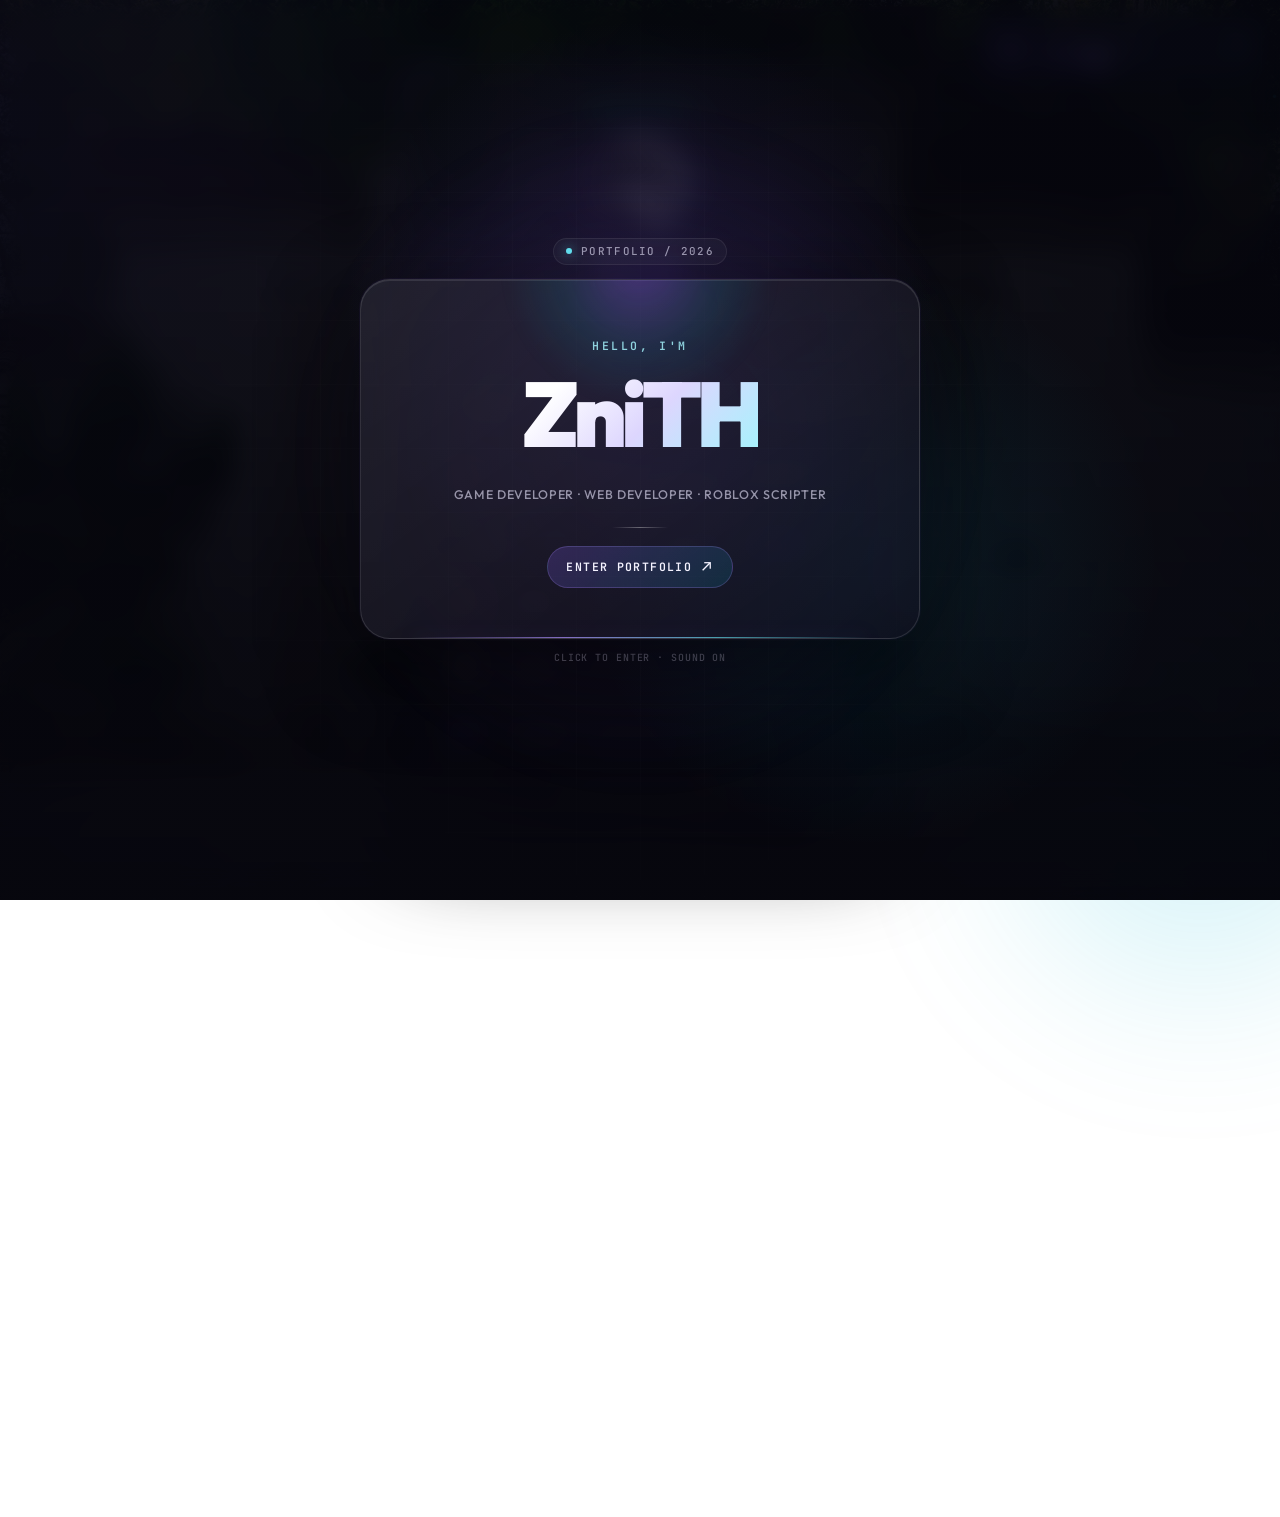
<file: index.html>
<!DOCTYPE html>
<html lang="th">
<head>
  <meta charset="UTF-8">
  <meta name="viewport" content="width=device-width, initial-scale=1.0">
  <title>Znith — Profile</title>
  <meta name="description" content="โปรไฟล์ของ Znith — นักพัฒนาสายคอม ที่ทำได้ทุกอย่างที่ AI ทำได้">

  <!-- Favicon -->
  <link rel="icon" href="data:image/svg+xml,%3Csvg xmlns='http://www.w3.org/2000/svg' viewBox='0 0 100 100'%3E%3Ctext y='.9em' font-size='90'%3E%F0%9F%91%BE%3C/text%3E%3C/svg%3E">

  <!-- Open Graph / Twitter -->
  <meta property="og:type" content="website">
  <meta property="og:title" content="Znith — Profile">
  <meta property="og:description" content="นักพัฒนาสายคอม ที่ทำได้ทุกอย่างที่ AI ทำได้">
  <meta property="og:image" content="pourya-gohari-Y6qw1cZL4so-unsplash.jpg">
  <meta name="twitter:card" content="summary">
  <meta name="twitter:title" content="Znith — Profile">
  <meta name="twitter:description" content="นักพัฒนาสายคอม ที่ทำได้ทุกอย่างที่ AI ทำได้">
  <meta name="twitter:image" content="pourya-gohari-Y6qw1cZL4so-unsplash.jpg">

  <link rel="preconnect" href="https://fonts.googleapis.com">
  <link rel="preconnect" href="https://fonts.gstatic.com" crossorigin>
  <link href="https://fonts.googleapis.com/css2?family=Outfit:wght@300;400;500;600;700;900&family=JetBrains+Mono:wght@400;500&display=swap" rel="stylesheet">
  <link rel="stylesheet" href="style.css">
</head>
<body>
  <!-- Background image -->
  <img class="bg-image" id="bg-image" src="pourya-gohari-Y6qw1cZL4so-unsplash.jpg" alt="" aria-hidden="true" fetchpriority="high" decoding="async">
  <div class="bg-video-overlay"></div>

  <canvas id="particles" aria-hidden="true"></canvas>

  <!-- Ambient blobs -->
  <div class="blob blob-1"></div>
  <div class="blob blob-2"></div>
  <div class="blob blob-3"></div>

  <!-- Grid overlay -->
  <div class="grid-overlay"></div>

  <!-- Background music controls -->
    <div class="music-controls" id="music-controls" aria-label="ตัวควบคุมเสียงเพลง">
      <button class="music-toggle" id="music-toggle" type="button" aria-label="ปิดเสียง" aria-pressed="false">
        <svg class="music-icon music-icon-on" viewBox="0 0 24 24" aria-hidden="true">
          <path d="M11 5 6 9H3v6h3l5 4V5Z"></path>
          <path d="M15 9.5a4 4 0 0 1 0 5"></path>
          <path d="M17.8 7a7.5 7.5 0 0 1 0 10"></path>
        </svg>
        <svg class="music-icon music-icon-off" viewBox="0 0 24 24" aria-hidden="true">
          <path d="M11 5 6 9H3v6h3l5 4V5Z"></path>
          <path d="m16 10 5 5"></path>
          <path d="m21 10-5 5"></path>
        </svg>
      </button>
      <div class="music-volume-wrap">
        <div class="music-volume-head">
          <span>Background music</span>
          <span id="music-volume-value">25%</span>
        </div>
        <input class="music-volume" id="music-volume" type="range" min="0" max="100" step="1" value="25" aria-label="ระดับเสียงเพลง">
      </div>
    </div>

    <audio id="music-audio" src="xujinhuan.mp3" preload="none" loop></audio>


  <div class="card-tilt" id="card-tilt">
  <main class="profile" id="profile-card">

    <!-- Status badge -->
    <div class="status-badge">
      <span class="status-dot"></span>
      Online now
    </div>

    <!-- Avatar -->
    <div class="avatar-wrap">
      <div class="avatar-ring"></div>
      <img
        class="avatar"
        src="ea5cd0023874321878b7c3d2b66163dc.webp"
        alt="รูปโปรไฟล์ Znith"
        width="140" height="140"
        decoding="async"
      >
      <div class="avatar-glow"></div>
    </div>

    <!-- Name + typing -->
    <h1 class="name">Znith</h1>
    <p class="tagline">
      <span class="typing" id="typing-text">Game Developer & Web Developer</span><span class="cursor">|</span>
    </p>

    <!-- Live clock -->
    <div class="clock" id="clock">--:--:--</div>

    <!-- Stats row -->
    <div class="stats-row">
      <div class="stat">
        <span class="stat-num">1+</span>
        <span class="stat-label">ปีประสบการณ์</span>
      </div>
      <div class="stat-divider"></div>
      <div class="stat">
        <span class="stat-num">6</span>
        <span class="stat-label">โปรเจกต์</span>
      </div>
      <div class="stat-divider"></div>
      <div class="stat">
        <span class="stat-num">∞</span>
        <span class="stat-label">ความอยากรู้</span>
      </div>
    </div>

    <!-- Bio -->
    <div class="bio-card">
      <div class="bio-icon">👾</div>
      <p class="bio-text">
        Curious about how things work. Building web experiences, developer tools, and AI-powered software.
      </p>
    </div>

    <!-- Skills chips -->
    <div class="skills">
      <span class="chip" style="--i:0">Lua</span>
      <span class="chip" style="--i:1">HTML</span>
      <span class="chip" style="--i:2">CSS</span>
      <span class="chip" style="--i:3">JavaScript</span>
      <span class="chip" style="--i:4">Node.js</span>
    </div>

    <!-- Links -->
    <div class="links">
      <a href="mailto:emperhub@gmail.com" class="link-card" id="link-email"
         data-copy="emperhub@gmail.com" aria-label="อีเมล emperhub@gmail.com — คลิกเพื่อคัดลอก">
        <span class="link-icon-wrap email-ic">
          <svg width="20" height="20" viewBox="0 0 24 24" fill="none" stroke="currentColor" stroke-width="2" stroke-linecap="round" stroke-linejoin="round">
            <path d="M4 4h16c1.1 0 2 .9 2 2v12c0 1.1-.9 2-2 2H4c-1.1 0-2-.9-2-2V6c0-1.1.9-2 2-2z"></path>
            <polyline points="22,6 12,13 2,6"></polyline>
          </svg>
        </span>
        <span class="link-label">อีเมล</span>
        <span class="link-meta">emperhub@gmail.com</span>
        <span class="link-arrow">→</span>
      </a>
      <a href="https://github.com/Emper23" class="link-card" id="link-github" target="_blank" rel="noopener"
         aria-label="GitHub ของ Emper23 (เปิดแท็บใหม่)">
        <span class="link-icon-wrap github-ic">
          <svg width="20" height="20" viewBox="0 0 24 24" fill="currentColor">
            <path d="M12 0c-6.626 0-12 5.373-12 12 0 5.302 3.438 9.8 8.207 11.387.599.111.793-.261.793-.577v-2.234c-3.338.726-4.033-1.416-4.033-1.416-.546-1.387-1.333-1.756-1.333-1.756-1.089-.745.083-.729.083-.729 1.205.084 1.839 1.237 1.839 1.237 1.07 1.834 2.807 1.304 3.492.997.107-.775.418-1.305.762-1.604-2.665-.305-5.467-1.334-5.467-5.931 0-1.311.469-2.381 1.236-3.221-.124-.303-.535-1.524.117-3.176 0 0 1.008-.322 3.301 1.23.957-.266 1.983-.399 3.003-.404 1.02.005 2.047.138 3.006.404 2.291-1.552 3.297-1.23 3.297-1.23.653 1.653.242 2.874.118 3.176.77.84 1.235 1.911 1.235 3.221 0 4.609-2.807 5.624-5.479 5.921.43.372.823 1.102.823 2.222v3.293c0 .319.192.694.801.576 4.765-1.589 8.199-6.086 8.199-11.386 0-6.627-5.373-12-12-12z"/>
          </svg>
        </span>
        <span class="link-label">GitHub</span>
        <span class="link-meta">Emper23</span>
        <span class="link-arrow">→</span>
      </a>
      <a href="https://discord.gg/CN9Cyv5EVF" class="link-card" id="link-discord" target="_blank" rel="noopener"
         aria-label="Discord เซิร์ฟเวอร์ Emper Hub (เปิดแท็บใหม่)">
        <span class="link-icon-wrap discord-ic">
          <svg width="20" height="20" viewBox="0 0 24 24" fill="currentColor">
            <path d="M20.317 4.3698a19.7913 19.7913 0 00-4.8851-1.5152.0741.0741 0 00-.0785.0371c-.211.3753-.4447.8648-.6083 1.2495-1.8447-.2762-3.68-.2762-5.4868 0-.1636-.3933-.4058-.8742-.6177-1.2495a.077.077 0 00-.0785-.037 19.7363 19.7363 0 00-4.8852 1.515.0699.0699 0 00-.0321.0277C.5334 9.0458-.319 13.5799.0992 18.0578a.0824.0824 0 00.0312.0561c2.0528 1.5076 4.0413 2.4228 5.9929 3.0294a.0777.0777 0 00.0842-.0276c.4616-.6304.8731-1.2952 1.226-1.9942a.076.076 0 00-.0416-.1057c-.6528-.2476-1.2743-.5495-1.8722-.8923a.077.077 0 01-.0076-.1277c.1258-.0943.2517-.1923.3718-.2914a.0743.0743 0 01.0776-.0105c3.9278 1.7933 8.18 1.7933 12.0614 0a.0739.0739 0 01.0785.0095c.1202.099.246.1981.3728.2924a.077.077 0 01-.0066.1276 12.2986 12.2986 0 01-1.873.8914.0766.0766 0 00-.0407.1067c.3604.698.7719 1.3628 1.225 1.9932a.076.076 0 00.0842.0286c1.961-.6067 3.9495-1.5219 6.0023-3.0294a.077.077 0 00.0313-.0552c.5004-5.177-.8382-9.6739-3.5485-13.6604a.061.061 0 00-.0312-.0286zM8.02 15.3312c-1.1825 0-2.1569-1.0857-2.1569-2.419 0-1.3332.9555-2.4189 2.157-2.4189 1.2108 0 2.1757 1.0952 2.1568 2.419 0 1.3332-.9555 2.4189-2.1569 2.4189zm7.9748 0c-1.1825 0-2.1569-1.0857-2.1569-2.419 0-1.3332.9554-2.4189 2.1569-2.4189 1.2108 0 2.1757 1.0952 2.1568 2.419 0 1.3332-.946 2.4189-2.1568 2.4189Z"/>
          </svg>
        </span>
        <span class="link-label">Discord</span>
        <span class="link-meta">Emper Hub</span>
        <span class="link-arrow">→</span>
      </a>
    </div>

    <footer>© <span id="year">2026</span> Znith · Built with <span class="heart">❤️</span></footer>
  </main>
  </div>


  <!-- Featured projects -->
  <section class="projects-section" id="projects" aria-labelledby="projects-title">
    <div class="projects-heading reveal-item" data-reveal="heading">
      <div>
        <span class="section-kicker">SELECTED WORK</span>
        <h2 id="projects-title">Featured Projects</h2>
      </div>
      <p>โปรเจกต์ที่คัดมาเพื่อให้เห็นทั้งงานเว็บ งาน UI และงานระบบแบบไม่ต้องเลื่อนจนลืมว่าตัวเองเข้ามาทำอะไร</p>
    </div>

    <div class="projects-grid">
      <article class="project-card reveal-item project-live" style="--reveal-delay:0ms">
        <div class="project-visual" aria-hidden="true">
          <div class="project-window">
            <span></span><span></span><span></span>
            <div class="project-window-content">
              <div class="mini-sidebar"></div>
              <div class="mini-grid"><i></i><i></i><i></i><i></i></div>
            </div>
          </div>
          <span class="project-number">01</span>
          <span class="project-live-badge"><i></i> LIVE</span>
        </div>
        <div class="project-body">
          <div class="project-topline"><span>GAME ID MARKETPLACE</span><span>Live Project</span></div>
          <h3>Emper Shop</h3>
          <p>ร้านขายไอดีเกมที่ทำระบบหน้าร้าน รายละเอียดสินค้า Profile, Wallet, Checkout และ Admin สำหรับแก้ข้อมูล ราคา รูป และสต็อก พร้อม deploy บน Cloudflare Pages.</p>
          <div class="project-stack"><span>HTML</span><span>CSS</span><span>JavaScript</span><span>Cloudflare</span></div>
          <a class="project-open" href="https://emper-shop-eor.pages.dev/" target="_blank" rel="noopener" aria-label="เปิดเว็บไซต์ Emper Shop">เปิดเว็บไซต์ <span>↗</span></a>
        </div>
      </article>

      <article class="project-card reveal-item project-manga project-live" style="--reveal-delay:110ms">
        <div class="project-visual" aria-hidden="true">
          <div class="manga-sheet manga-sheet-one"></div>
          <div class="manga-sheet manga-sheet-two"></div>
          <div class="manga-sheet manga-sheet-three"></div>
          <span class="project-number">02</span>
          <span class="project-live-badge"><i></i> LIVE</span>
        </div>
        <div class="project-body">
          <div class="project-topline"><span>MANGA READER</span><span>Live Project</span></div>
          <h3>Manga Nova</h3>
          <p>เว็บอ่านมังงะที่ออกแบบให้ค้นหาเรื่อง ดูรายการมังงะ และอ่านตอนต่าง ๆ ได้ต่อเนื่อง พร้อมรองรับการใช้งานบนหลายขนาดหน้าจอ.</p>
          <div class="project-stack"><span>HTML</span><span>CSS</span><span>JavaScript</span><span>Cloudflare</span></div>
          <a class="project-open" href="https://d133eaf4.manga-nova-6l2.pages.dev/" target="_blank" rel="noopener" aria-label="เปิดเว็บไซต์ Manga Nova">เปิดเว็บไซต์ <span>↗</span></a>
        </div>
      </article>

      <article class="project-card reveal-item project-mcp project-live" style="--reveal-delay:220ms">
        <div class="project-visual" aria-hidden="true">
          <div class="mcp-glow"></div>
          <div class="mcp-window">
            <div class="mcp-titlebar"><i></i><i></i><i></i><span>NOVAMCP CONTROL CENTER</span></div>
            <div class="mcp-status-row"><b></b><span>ChatGPT</span><b></b><span>Studio</span><b></b><span>Cloud</span></div>
            <div class="mcp-panels"><i></i><i></i><i></i></div>
          </div>
          <span class="project-number">03</span>
          <span class="project-live-badge"><i></i> v7.0.1</span>
        </div>
        <div class="project-body">
          <div class="project-topline"><span>AI / ROBLOX TOOLING</span><span>Public Release</span></div>
          <h3>NovaMCP</h3>
          <p>ตัวเชื่อม ChatGPT กับ Roblox Studio สำหรับช่วยสร้าง แก้ และจัดการของในเกม พร้อม Dashboard, Cloud Relay, Desktop Control และระบบ pairing สำหรับเชื่อมต่อเครื่องผู้ใช้.</p>
          <div class="project-stack"><span>Node.js</span><span>Electron</span><span>MCP</span><span>Cloudflare</span><span>Roblox</span></div>
          <div class="project-actions">
            <a class="project-open" href="https://github.com/Emper23/NovaMCP" target="_blank" rel="noopener" aria-label="เปิด GitHub NovaMCP">GitHub <span>↗</span></a>
            <a class="project-open project-download" href="https://github.com/Emper23/NovaMCP/releases/tag/v7.0.1" target="_blank" rel="noopener" aria-label="ดาวน์โหลด NovaMCP">ดาวน์โหลด <span>↓</span></a>
          </div>
        </div>
      </article>
    </div>
  </section>


  <!-- Copy toast -->
  <div class="copy-toast" id="copy-toast" role="status" aria-live="polite">คัดลอกอีเมลแล้ว ✓</div>

  <!-- Click-to-enter overlay -->
  <div class="enter-overlay" id="enter-overlay">
    <div class="enter-shell">
      <div class="enter-eyebrow"><span class="eyebrow-dot"></span>PORTFOLIO / 2026</div>
      <button class="enter-btn" id="enter-btn" aria-label="เข้าสู่โปรไฟล์ Znith และเปิดเสียงพื้นหลัง">
        <span class="enter-kicker">HELLO, I'M</span>
        <span class="enter-text">ZniTH</span>
        <span class="enter-sub">GAME DEVELOPER · WEB DEVELOPER · ROBLOX SCRIPTER</span>
        <span class="enter-divider"></span>
        <span class="enter-sub2">ENTER PORTFOLIO <span class="enter-arrow">↗</span></span>
      </button>
      <div class="enter-hint">CLICK TO ENTER · SOUND ON</div>
    </div>
  </div>
  <script>
    /* ── Reduced-motion flag ── */
    const REDUCED = window.matchMedia('(prefers-reduced-motion: reduce)').matches;
    const IS_MOBILE = window.matchMedia('(max-width: 768px)').matches;
    const HOVER_CAPABLE = window.matchMedia('(hover: hover)').matches;

    /* ── Auto year ── */
    document.getElementById('year').textContent = new Date().getFullYear();

    /* ── Typing animation ── */
    const phrases = [
      'Game Developer & Web Developer',
      'Junior Developer · Roblox Scripter',
    ];
    let pi = 0, ci = 0, deleting = false;
    const el = document.getElementById('typing-text');
    
    if (el && !REDUCED) {
      el.textContent = '';
      
      function typeLoop() {
        const word = phrases[pi];
        if (!deleting) {
          el.textContent = word.slice(0, ++ci);
          if (ci === word.length) { deleting = true; setTimeout(typeLoop, 2200); return; }
        } else {
          el.textContent = word.slice(0, --ci);
          if (ci === 0) { deleting = false; pi = (pi + 1) % phrases.length; }
        }
        setTimeout(typeLoop, deleting ? 70 : 110);
      }
      
      setTimeout(typeLoop, 500);
    }

    /* ── Live clock (Bangkok timezone) ── */
    function tick() {
      const now = new Date();
      document.getElementById('clock').textContent =
        now.toLocaleTimeString('th-TH', { hour12: false, timeZone: 'Asia/Bangkok' });
    }
    tick(); setInterval(tick, 1000);

    /* ── Particle canvas ── */
    const canvas = document.getElementById('particles');
    const ctx = canvas.getContext('2d');
    canvas.setAttribute('aria-hidden', 'true');
    let W, H, dots = [];
    function resize() { W = canvas.width = window.innerWidth; H = canvas.height = window.innerHeight; }
    resize(); window.addEventListener('resize', resize);
    function randRange(a, b) { return a + Math.random() * (b - a); }
    const DOT_COUNT = REDUCED ? 0 : (IS_MOBILE ? 28 : 70);
    for (let i = 0; i < DOT_COUNT; i++) {
      dots.push({
        x: Math.random() * window.innerWidth, y: Math.random() * window.innerHeight,
        r: randRange(0.4, 1.8),
        vx: randRange(-0.18, 0.18), vy: randRange(-0.18, 0.18),
        a: randRange(0.15, 0.6),
        hue: Math.random() > 0.5 ? '139,92,246' : '6,182,212'
      });
    }
    function draw() {
      ctx.clearRect(0, 0, W, H);
      dots.forEach(d => {
        d.x = (d.x + d.vx + W) % W;
        d.y = (d.y + d.vy + H) % H;
        ctx.beginPath();
        ctx.arc(d.x, d.y, d.r, 0, Math.PI * 2);
        ctx.fillStyle = `rgba(${d.hue},${d.a})`;
        ctx.fill();
      });
      requestAnimationFrame(draw);
    }
    if (!REDUCED) {
      draw();
    } else {
      ctx.clearRect(0, 0, W, H);
      dots.forEach(d => {
        const x = Math.random() * W, y = Math.random() * H;
        ctx.beginPath();
        ctx.arc(x, y, d.r, 0, Math.PI * 2);
        ctx.fillStyle = `rgba(${d.hue},${d.a})`;
        ctx.fill();
      });
    }

    /* ── Card entrance ── */
    const card = document.getElementById('profile-card');
    if (!REDUCED) {
      card.style.opacity = '0';
      card.style.transform = 'translateY(40px) scale(0.97)';
      setTimeout(() => {
        card.style.transition = 'opacity 0.9s cubic-bezier(.22,1,.36,1), transform 0.9s cubic-bezier(.22,1,.36,1)';
        card.style.opacity = '1';
        card.style.transform = 'translateY(0) scale(1)';
      }, 120);

      /* ── Chip stagger ── */
      document.querySelectorAll('.chip').forEach((c, i) => {
        c.style.opacity = '0';
        c.style.transform = 'translateY(10px)';
        setTimeout(() => {
          c.style.transition = 'opacity 0.4s ease, transform 0.4s ease';
          c.style.opacity = '1';
          c.style.transform = 'translateY(0)';
        }, 600 + i * 80);
      });
    }

    /* ── Background music + volume controls ── */
    (function () {
      const audio       = document.getElementById('music-audio');
      const overlay     = document.getElementById('enter-overlay');
      const enterBtn    = document.getElementById('enter-btn');
      const toggleBtn   = document.getElementById('music-toggle');
      const volumeInput = document.getElementById('music-volume');
      const volumeValue = document.getElementById('music-volume-value');
      if (!audio || !enterBtn || !toggleBtn || !volumeInput || !volumeValue) return;

      const clamp = (n, min, max) => Math.min(max, Math.max(min, n));
      let savedVolume = clamp(Number(localStorage.getItem('znith-music-volume') ?? 25) || 25, 0, 100);
      let muted = localStorage.getItem('znith-music-muted') === 'true';
      let fadeGeneration = 0;

      volumeInput.value = String(savedVolume);
      audio.volume = 0;
      audio.muted = muted;

      const updateUI = () => {
        const level = Number(volumeInput.value);
        const silent = audio.muted || level === 0;
        toggleBtn.classList.toggle('is-muted', silent);
        toggleBtn.setAttribute('aria-pressed', String(audio.muted));
        toggleBtn.setAttribute('aria-label', audio.muted ? 'เปิดเสียง' : 'ปิดเสียง');
        volumeValue.textContent = silent ? 'MUTE' : level + '%';
        document.documentElement.style.setProperty('--music-volume', level + '%');
      };

      volumeInput.addEventListener('input', () => {
        fadeGeneration++;
        savedVolume = clamp(Number(volumeInput.value), 0, 100);
        localStorage.setItem('znith-music-volume', String(savedVolume));
        if (savedVolume > 0 && audio.muted) {
          audio.muted = false;
          localStorage.setItem('znith-music-muted', 'false');
        }
        audio.volume = savedVolume / 100;
        updateUI();
      });

      toggleBtn.addEventListener('click', () => {
        audio.muted = !audio.muted;
        localStorage.setItem('znith-music-muted', String(audio.muted));
        updateUI();
      });

      const fadeIn = () => {
        const generation = ++fadeGeneration;
        const target = savedVolume / 100;
        if (target <= 0) {
          audio.volume = 0;
          return;
        }
        let v = 0;
        const step = () => {
          if (generation !== fadeGeneration) return;
          v = Math.min(v + 0.025, target);
          audio.volume = v;
          if (v < target) setTimeout(step, 80);
        };
        step();
      };

      const enter = () => {
        const p = audio.play();
        if (p && typeof p.then === 'function') {
          p.then(fadeIn).catch(() => {});
        } else {
          fadeIn();
        }
        if (overlay) overlay.classList.add('hide');
      };

      updateUI();
      enterBtn.addEventListener('click', enter, { once: true });
    })();

    /* ── Copy email on click ── */
    (function () {
      const emailLink = document.getElementById('link-email');
      const toast = document.getElementById('copy-toast');
      if (!emailLink || !toast) return;
      let toastTimer;
      emailLink.addEventListener('click', (e) => {
        const value = emailLink.getAttribute('data-copy');
        if (!navigator.clipboard || !value) return; // fall back to mailto
        e.preventDefault();
        navigator.clipboard.writeText(value).then(() => {
          toast.classList.add('show');
          clearTimeout(toastTimer);
          toastTimer = setTimeout(() => toast.classList.remove('show'), 1800);
        }).catch(() => {
          window.location.href = 'mailto:' + value;
        });
      });
    })();

    /* ── Mouse parallax tilt (desktop, non-reduced-motion) ── */
    if (!REDUCED && HOVER_CAPABLE) {
      const tilt = document.getElementById('card-tilt');
      document.addEventListener('mousemove', e => {
        const cx = window.innerWidth / 2;
        const cy = window.innerHeight / 2;
        const dx = (e.clientX - cx) / cx;
        const dy = (e.clientY - cy) / cy;
        tilt.style.transform = `perspective(900px) rotateY(${dx * 4}deg) rotateX(${-dy * 4}deg)`;
      });
      document.addEventListener('mouseleave', () => {
        tilt.style.transform = 'perspective(900px) rotateY(0) rotateX(0)';
      });
    }

    /* ── Scroll reveal ── */
    if (!REDUCED && 'IntersectionObserver' in window) {
      const revealItems = document.querySelectorAll('.reveal-item');
      const revealObserver = new IntersectionObserver((entries) => {
        entries.forEach(entry => {
          entry.target.classList.toggle('is-visible', entry.isIntersecting);
        });
      }, { threshold: 0.12, rootMargin: '-4% 0px -26% 0px' });
      revealItems.forEach(el => revealObserver.observe(el));
    } else {
      document.querySelectorAll('.reveal-item').forEach(el => el.classList.add('is-visible'));
    }
  </script>
</body>
</html>
</file>
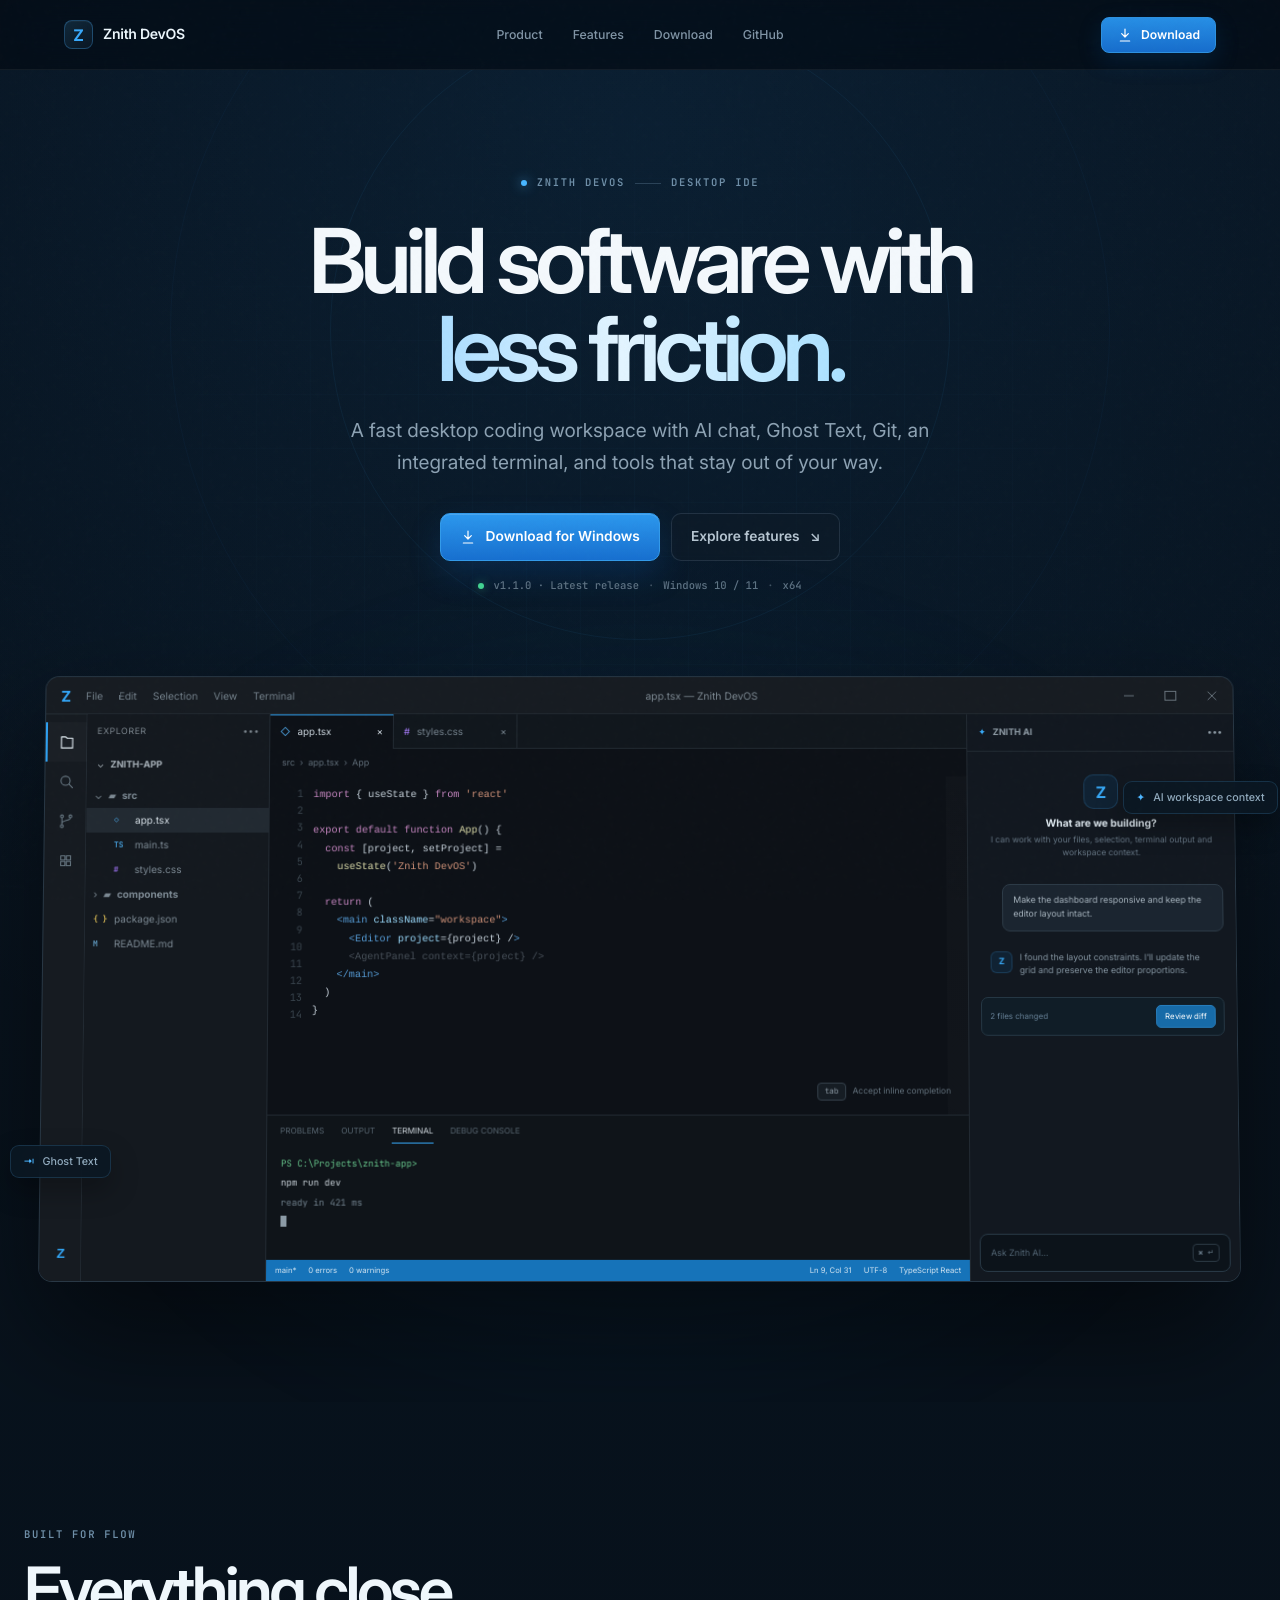
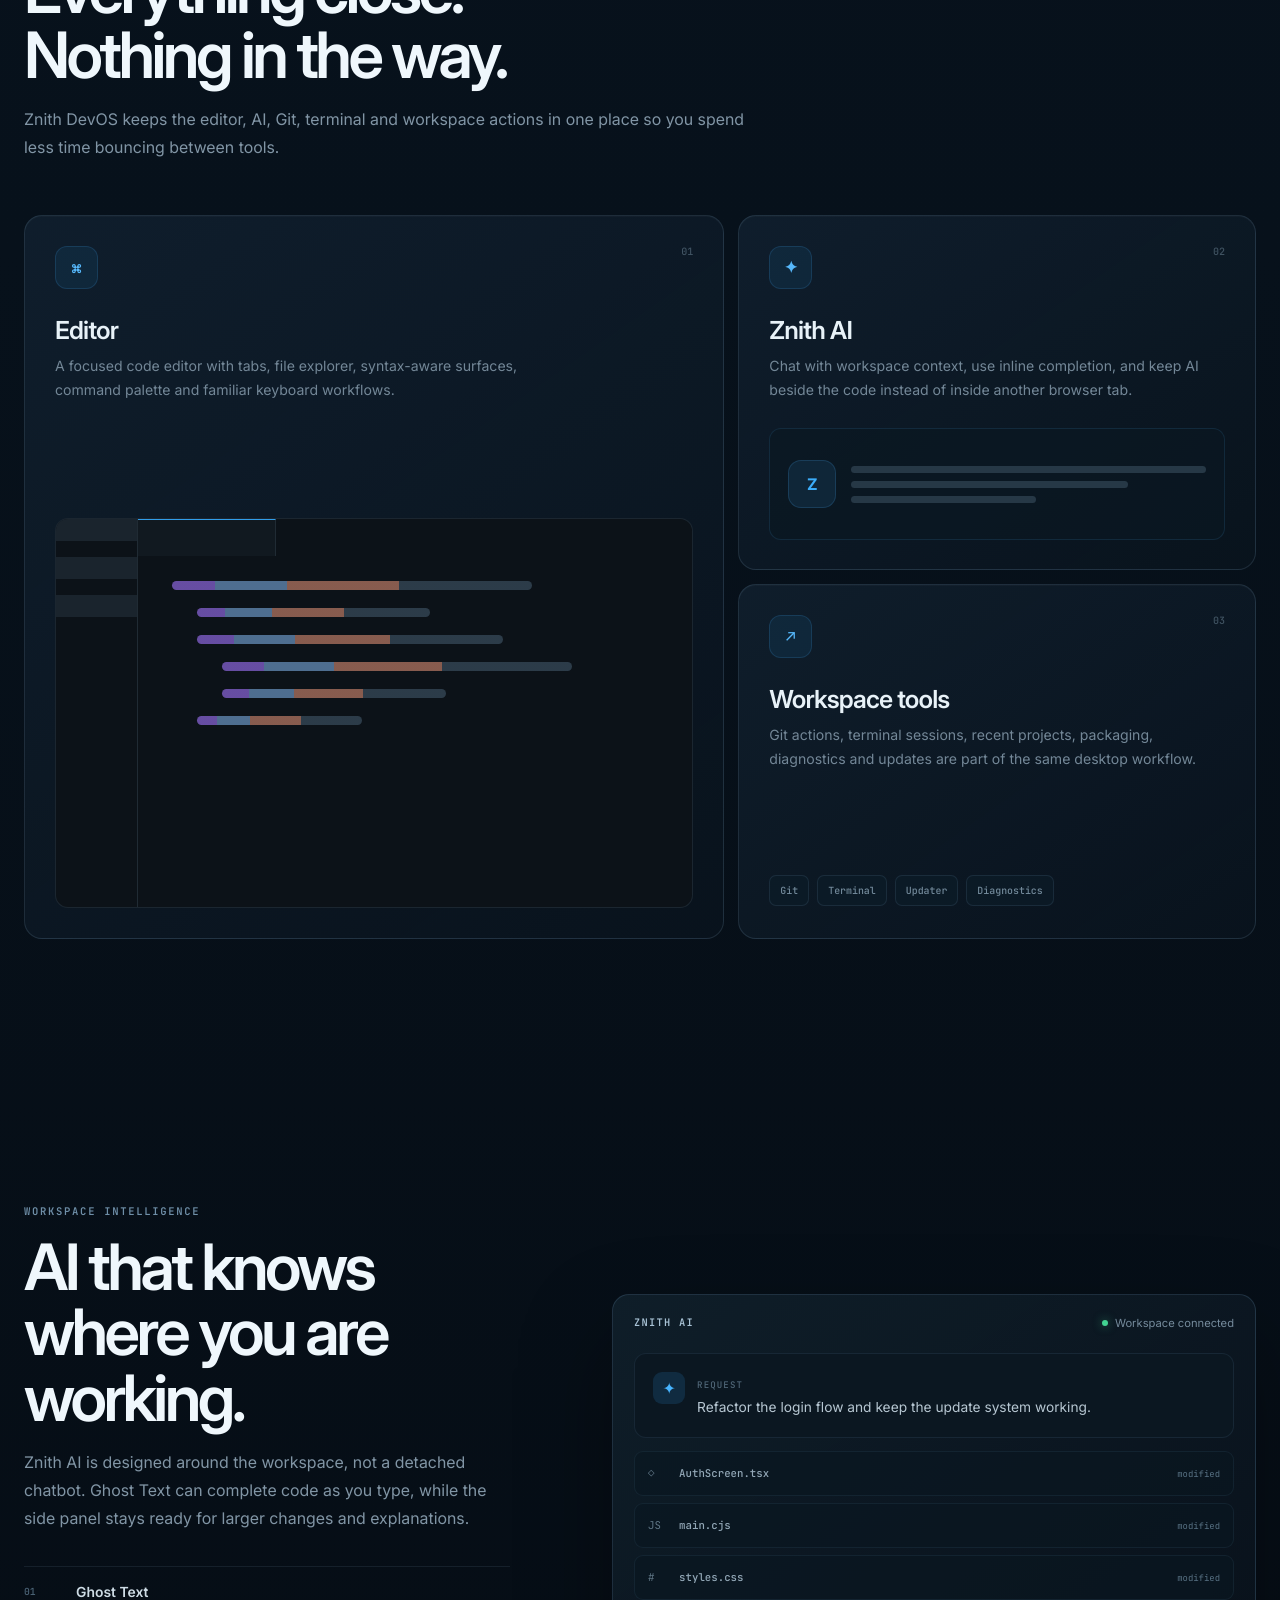
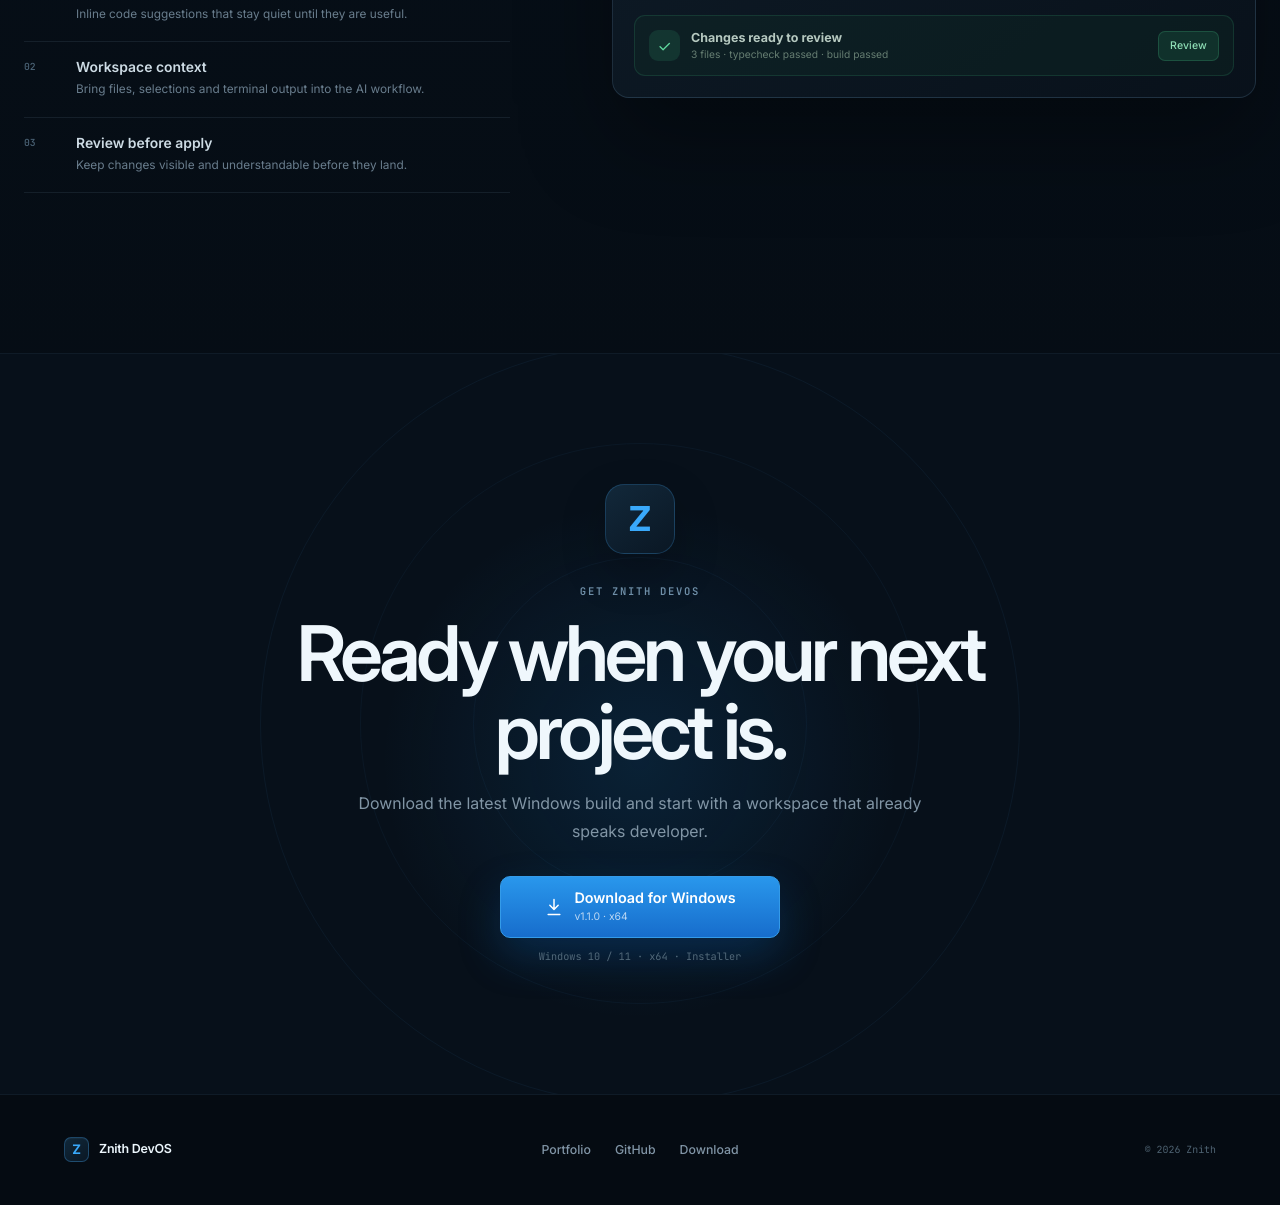
<file: devos/index.html>
<!doctype html>
<html lang="en">
<head>
  <meta charset="utf-8">
  <meta name="viewport" content="width=device-width,initial-scale=1">
  <meta name="theme-color" content="#07111d">
  <meta name="description" content="Znith DevOS — a modern desktop IDE with AI, Ghost Text, Git, terminal, and workspace tools.">
  <title>Znith DevOS — AI-powered desktop IDE</title>

  <link rel="preconnect" href="https://fonts.googleapis.com">
  <link rel="preconnect" href="https://fonts.gstatic.com" crossorigin>
  <link href="https://fonts.googleapis.com/css2?family=Inter:wght@400;500;600;700&family=JetBrains+Mono:wght@400;500;600&display=swap" rel="stylesheet">
  <link rel="stylesheet" href="./devos.css">
</head>

<body>
  <div class="page-noise" aria-hidden="true"></div>
  <div class="page-glow page-glow-a" aria-hidden="true"></div>
  <div class="page-glow page-glow-b" aria-hidden="true"></div>

  <header class="topbar" id="top">
    <a class="brand" href="/" aria-label="Znith home">
      <span class="brand-mark">Z</span>
      <span>Znith DevOS</span>
    </a>

    <nav class="nav" aria-label="Main navigation">
      <a href="#product">Product</a>
      <a href="#features">Features</a>
      <a href="#download">Download</a>
      <a href="https://github.com/Emper23" target="_blank" rel="noopener">GitHub</a>
    </nav>

    <a class="nav-download js-download" href="https://github.com/Emper23/portfolio/releases/tag/devos-v1.1.0">
      <svg viewBox="0 0 24 24" aria-hidden="true"><path d="M12 3v12m0 0 5-5m-5 5-5-5M5 21h14"/></svg>
      Download
    </a>
  </header>

  <main>
    <section class="hero" id="product">
      <div class="hero-grid" aria-hidden="true"></div>
      <div class="hero-orbit orbit-1" aria-hidden="true"></div>
      <div class="hero-orbit orbit-2" aria-hidden="true"></div>

      <div class="hero-copy reveal">
        <div class="eyebrow">
          <span class="eyebrow-dot"></span>
          ZNITH DEVOS
          <span class="eyebrow-divider"></span>
          DESKTOP IDE
        </div>

        <h1>
          Build software with
          <span class="headline-gradient">less friction.</span>
        </h1>

        <p class="hero-lead">
          A fast desktop coding workspace with AI chat, Ghost Text, Git,
          an integrated terminal, and tools that stay out of your way.
        </p>

        <div class="hero-actions">
          <a class="button button-primary js-download" href="https://github.com/Emper23/portfolio/releases/tag/devos-v1.1.0">
            <svg viewBox="0 0 24 24" aria-hidden="true"><path d="M12 3v12m0 0 5-5m-5 5-5-5M5 21h14"/></svg>
            <span>Download for Windows</span>
          </a>

          <a class="button button-ghost" href="#features">
            Explore features
            <span aria-hidden="true">↘</span>
          </a>
        </div>

        <div class="release-meta">
          <span class="release-dot"></span>
          <span id="release-version">Latest release</span>
          <span>Windows 10 / 11</span>
          <span>x64</span>
        </div>
      </div>

      <div class="ide-stage reveal reveal-delay">
        <div class="ide-halo" aria-hidden="true"></div>

        <div class="ide-window">
          <div class="ide-titlebar">
            <div class="ide-logo">Z</div>

            <div class="ide-menu">
              <span>File</span>
              <span>Edit</span>
              <span>Selection</span>
              <span>View</span>
              <span>Terminal</span>
            </div>

            <div class="ide-title">app.tsx — Znith DevOS</div>

            <div class="window-controls" aria-hidden="true">
              <i></i><i></i><i class="close"></i>
            </div>
          </div>

          <div class="ide-body">
            <aside class="activitybar">
              <button class="activity active" aria-label="Explorer">
                <svg viewBox="0 0 24 24"><path d="M4 4h6l2 2h8v14H4z"/></svg>
              </button>
              <button class="activity" aria-label="Search">
                <svg viewBox="0 0 24 24"><circle cx="10.5" cy="10.5" r="6.5"/><path d="m15.5 15.5 5 5"/></svg>
              </button>
              <button class="activity" aria-label="Source control">
                <svg viewBox="0 0 24 24"><circle cx="6" cy="5" r="2"/><circle cx="18" cy="5" r="2"/><circle cx="6" cy="19" r="2"/><path d="M6 7v10m12-10c0 5-12 3-12 8"/></svg>
              </button>
              <button class="activity" aria-label="Extensions">
                <svg viewBox="0 0 24 24"><path d="M5 5h6v6H5zm8 0h6v6h-6zM5 13h6v6H5zm8 0h6v6h-6z"/></svg>
              </button>

              <span class="activity-spacer"></span>

              <button class="activity ai-active" aria-label="Znith AI">Z</button>
            </aside>

            <aside class="explorer">
              <div class="explorer-head">
                <span>EXPLORER</span>
                <span>•••</span>
              </div>

              <div class="project-name">
                <span>⌄</span>
                <b>ZNITH-APP</b>
              </div>

              <div class="tree">
                <div class="tree-row folder"><span>⌄</span><span>▰</span><b>src</b></div>
                <div class="tree-row indent file active-file"><span class="file-icon tsx">◇</span><span>app.tsx</span></div>
                <div class="tree-row indent file"><span class="file-icon ts">TS</span><span>main.ts</span></div>
                <div class="tree-row indent file"><span class="file-icon css">#</span><span>styles.css</span></div>
                <div class="tree-row folder"><span>›</span><span>▰</span><b>components</b></div>
                <div class="tree-row file"><span class="file-icon json">{ }</span><span>package.json</span></div>
                <div class="tree-row file"><span class="file-icon md">M</span><span>README.md</span></div>
              </div>
            </aside>

            <section class="editor-shell">
              <div class="tabs">
                <div class="tab active-tab">
                  <span class="tab-icon">◇</span>
                  app.tsx
                  <span class="tab-close">×</span>
                </div>
                <div class="tab">
                  <span class="tab-icon css-color">#</span>
                  styles.css
                  <span class="tab-close">×</span>
                </div>
              </div>

              <div class="editor">
                <div class="breadcrumbs">src &nbsp;›&nbsp; app.tsx &nbsp;›&nbsp; App</div>

                <div class="code-pane">
                  <div class="line-numbers" aria-hidden="true">
                    <span>1</span><span>2</span><span>3</span><span>4</span><span>5</span>
                    <span>6</span><span>7</span><span>8</span><span>9</span><span>10</span>
                    <span>11</span><span>12</span><span>13</span><span>14</span>
                  </div>

                  <pre class="code" aria-label="Code editor preview"><code><span class="kw">import</span> <span class="plain">{ useState }</span> <span class="kw">from</span> <span class="str">'react'</span>

<span class="kw">export default function</span> <span class="fn">App</span><span class="plain">() {</span>
  <span class="kw">const</span> <span class="plain">[project, setProject] =</span>
    <span class="fn">useState</span><span class="plain">(</span><span class="str">'Znith DevOS'</span><span class="plain">)</span>

  <span class="kw">return</span> <span class="plain">(</span>
    <span class="tag">&lt;main</span> <span class="attr">className</span><span class="plain">=</span><span class="str">"workspace"</span><span class="tag">&gt;</span>
      <span class="tag">&lt;Editor</span> <span class="attr">project</span><span class="plain">={project} /</span><span class="tag">&gt;</span>
      <span class="ghost">&lt;AgentPanel context={project} /&gt;</span>
    <span class="tag">&lt;/main&gt;</span>
  <span class="plain">)</span>
<span class="plain">}</span></code></pre>

                  <div class="ghost-hint">
                    <span>tab</span>
                    Accept inline completion
                  </div>
                </div>
              </div>

              <div class="panel">
                <div class="panel-tabs">
                  <span>PROBLEMS</span>
                  <span>OUTPUT</span>
                  <span class="panel-active">TERMINAL</span>
                  <span>DEBUG CONSOLE</span>
                </div>

                <div class="terminal">
                  <span class="terminal-path">PS C:\Projects\znith-app&gt;</span>
                  <span class="terminal-command">npm run dev</span>
                  <span class="terminal-output">ready in 421 ms</span>
                  <span class="terminal-cursor"></span>
                </div>
              </div>

              <div class="statusbar">
                <span>main*</span>
                <span>0 errors</span>
                <span>0 warnings</span>
                <span class="status-spacer"></span>
                <span>Ln 9, Col 31</span>
                <span>UTF-8</span>
                <span>TypeScript React</span>
              </div>
            </section>

            <aside class="ai-panel">
              <div class="ai-panel-head">
                <div>
                  <span class="ai-spark">✦</span>
                  <b>ZNITH AI</b>
                </div>
                <span>•••</span>
              </div>

              <div class="ai-thread">
                <div class="ai-welcome">
                  <div class="ai-orb">Z</div>
                  <b>What are we building?</b>
                  <p>I can work with your files, selection, terminal output and workspace context.</p>
                </div>

                <div class="ai-message user-message">
                  Make the dashboard responsive and keep the editor layout intact.
                </div>

                <div class="ai-message assistant-message">
                  <span class="ai-mini">Z</span>
                  <div>
                    I found the layout constraints. I’ll update the grid and preserve the editor proportions.
                  </div>
                </div>

                <div class="ai-action">
                  <span>2 files changed</span>
                  <button>Review diff</button>
                </div>
              </div>

              <div class="ai-input">
                <span>Ask Znith AI…</span>
                <kbd>⌘ ↵</kbd>
              </div>
            </aside>
          </div>
        </div>

        <div class="floating-chip chip-ai">
          <span>✦</span>
          AI workspace context
        </div>

        <div class="floating-chip chip-ghost">
          <span>⇥</span>
          Ghost Text
        </div>
      </div>
    </section>

    <section class="feature-section" id="features">
      <div class="section-heading reveal">
        <span class="section-kicker">BUILT FOR FLOW</span>
        <h2>Everything close.<br>Nothing in the way.</h2>
        <p>Znith DevOS keeps the editor, AI, Git, terminal and workspace actions in one place so you spend less time bouncing between tools.</p>
      </div>

      <div class="feature-grid">
        <article class="feature-card feature-card-large reveal">
          <div class="feature-icon">⌘</div>
          <span class="feature-index">01</span>
          <h3>Editor</h3>
          <p>A focused code editor with tabs, file explorer, syntax-aware surfaces, command palette and familiar keyboard workflows.</p>

          <div class="feature-visual editor-visual" aria-hidden="true">
            <div class="editor-visual-sidebar"></div>
            <div class="editor-visual-code">
              <i></i><i></i><i></i><i></i><i></i><i></i>
            </div>
            <div class="editor-visual-tab"></div>
          </div>
        </article>

        <article class="feature-card reveal">
          <div class="feature-icon">✦</div>
          <span class="feature-index">02</span>
          <h3>Znith AI</h3>
          <p>Chat with workspace context, use inline completion, and keep AI beside the code instead of inside another browser tab.</p>

          <div class="agent-mini" aria-hidden="true">
            <div class="agent-mini-orb">Z</div>
            <div class="agent-mini-lines">
              <i></i><i></i><i></i>
            </div>
          </div>
        </article>

        <article class="feature-card reveal">
          <div class="feature-icon">↗</div>
          <span class="feature-index">03</span>
          <h3>Workspace tools</h3>
          <p>Git actions, terminal sessions, recent projects, packaging, diagnostics and updates are part of the same desktop workflow.</p>

          <div class="tool-pills" aria-hidden="true">
            <span>Git</span>
            <span>Terminal</span>
            <span>Updater</span>
            <span>Diagnostics</span>
          </div>
        </article>
      </div>
    </section>

    <section class="detail-section">
      <div class="detail-copy reveal">
        <span class="section-kicker">WORKSPACE INTELLIGENCE</span>
        <h2>AI that knows where you are working.</h2>
        <p>
          Znith AI is designed around the workspace, not a detached chatbot.
          Ghost Text can complete code as you type, while the side panel stays ready for larger changes and explanations.
        </p>

        <ul class="detail-list">
          <li><span>01</span><div><b>Ghost Text</b><small>Inline code suggestions that stay quiet until they are useful.</small></div></li>
          <li><span>02</span><div><b>Workspace context</b><small>Bring files, selections and terminal output into the AI workflow.</small></div></li>
          <li><span>03</span><div><b>Review before apply</b><small>Keep changes visible and understandable before they land.</small></div></li>
        </ul>
      </div>

      <div class="detail-visual reveal reveal-delay">
        <div class="context-window">
          <div class="context-top">
            <span class="context-badge">ZNITH AI</span>
            <span class="context-status"><i></i> Workspace connected</span>
          </div>

          <div class="context-prompt">
            <span class="prompt-icon">✦</span>
            <div>
              <small>REQUEST</small>
              <p>Refactor the login flow and keep the update system working.</p>
            </div>
          </div>

          <div class="context-files">
            <div><span>◇</span><b>AuthScreen.tsx</b><small>modified</small></div>
            <div><span>JS</span><b>main.cjs</b><small>modified</small></div>
            <div><span>#</span><b>styles.css</b><small>modified</small></div>
          </div>

          <div class="context-result">
            <span class="context-check">✓</span>
            <div>
              <b>Changes ready to review</b>
              <small>3 files · typecheck passed · build passed</small>
            </div>
            <button>Review</button>
          </div>
        </div>
      </div>
    </section>

    <section class="download-section" id="download">
      <div class="download-orbit" aria-hidden="true"></div>

      <div class="download-content reveal">
        <div class="download-logo">Z</div>
        <span class="section-kicker">GET ZNITH DEVOS</span>
        <h2>Ready when your next project is.</h2>
        <p>Download the latest Windows build and start with a workspace that already speaks developer.</p>

        <a class="button button-download js-download" href="https://github.com/Emper23/portfolio/releases/tag/devos-v1.1.0">
          <svg viewBox="0 0 24 24" aria-hidden="true"><path d="M12 3v12m0 0 5-5m-5 5-5-5M5 21h14"/></svg>
          <span>
            <b>Download for Windows</b>
            <small id="download-version">Latest release · x64</small>
          </span>
        </a>

        <p class="download-note">Windows 10 / 11 · x64 · Installer</p>
      </div>
    </section>
  </main>

  <footer class="footer">
    <a class="brand footer-brand" href="#top">
      <span class="brand-mark">Z</span>
      <span>Znith DevOS</span>
    </a>

    <div class="footer-links">
      <a href="/">Portfolio</a>
      <a href="https://github.com/Emper23" target="_blank" rel="noopener">GitHub</a>
      <a href="#download">Download</a>
    </div>

    <span class="footer-copy">© <span id="year"></span> Znith</span>
  </footer>

  <script>
    const releaseVersion = document.getElementById('release-version');
    const downloadVersion = document.getElementById('download-version');
    const downloadLinks = [...document.querySelectorAll('.js-download')];

    function parseLatestYml(text) {
      const version = text.match(/^version:\s*([^\r\n]+)/m)?.[1]?.trim();
      const path = text.match(/^path:\s*(.+)$/m)?.[1]?.trim();
      return { version, path };
    }

    async function loadLatestRelease() {
      try {
        const response = await fetch('../updates/latest.yml', { cache: 'no-store' });
        if (!response.ok) throw new Error('release metadata unavailable');

        const release = parseLatestYml(await response.text());
        if (!release.version || !release.path) return;

        releaseVersion.textContent = 'v' + release.version + ' · Latest release';
        downloadVersion.textContent = 'v' + release.version + ' · x64';

        downloadLinks.forEach(link => {
          link.href = release.path;
          link.setAttribute('download', '');
        });
      } catch {
        releaseVersion.textContent = 'Latest public release';
      }
    }

    const observer = new IntersectionObserver(entries => {
      entries.forEach(entry => {
        if (entry.isIntersecting) {
          entry.target.classList.add('is-visible');
          observer.unobserve(entry.target);
        }
      });
    }, { threshold: 0.14 });

    document.querySelectorAll('.reveal').forEach(el => observer.observe(el));
    document.getElementById('year').textContent = new Date().getFullYear();

    loadLatestRelease();
  </script>
</body>
</html>
</file>
<file: style.css>
/* ═══════════════════════════════════════
   Znith Profile — Premium Dark Design v2
   ═══════════════════════════════════════ */

*, *::before, *::after {
  margin: 0;
  padding: 0;
  box-sizing: border-box;
}

:root {
  --bg:       #07070f;
  --surface:  rgba(255,255,255,0.04);
  --border:   rgba(255,255,255,0.08);
  --text:     #f0eeff;
  --muted:    #8b85a8;
  --accent1:  #8b5cf6;
  --accent2:  #06b6d4;
  --accent3:  #ec4899;
  --glow:     rgba(139,92,246,0.35);
}

/* ── Base ── */
html { scroll-behavior: smooth; }

body {
  font-family: 'Outfit', sans-serif;
  background: transparent;
  color: var(--text);
  min-height: 100vh;
  width: 100%;
  display: flex;
  flex-direction: column;
  align-items: center;
  justify-content: flex-start;
  padding: 64px 24px 24px;
  overflow-x: hidden;
  overflow-y: auto;
}

/* ── Grid overlay ── */
.grid-overlay {
  position: fixed;
  inset: 0;
  z-index: 0;
  pointer-events: none;
  background-image:
    linear-gradient(rgba(139,92,246,0.04) 1px, transparent 1px),
    linear-gradient(90deg, rgba(139,92,246,0.04) 1px, transparent 1px);
  background-size: 48px 48px;
  mask-image: radial-gradient(ellipse 80% 80% at 50% 50%, black 40%, transparent 100%);
}

/* ── Particle canvas ── */
#particles {
  position: fixed;
  inset: 0;
  z-index: 0;
  pointer-events: none;
}

/* ── Ambient blobs ── */
.blob {
  position: fixed;
  border-radius: 50%;
  filter: blur(90px);
  opacity: 0.15;
  pointer-events: none;
  z-index: 0;
  animation: floatBlob 14s ease-in-out infinite alternate;
}
.blob-1 { width:480px; height:480px; background:var(--accent1); top:-130px; left:-140px; animation-duration:14s; }
.blob-2 { width:380px; height:380px; background:var(--accent2); bottom:-90px; right:-110px; animation-duration:11s; animation-delay:-4s; }
.blob-3 { width:260px; height:260px; background:var(--accent3); top:55%; left:62%; animation-duration:17s; animation-delay:-8s; }

@keyframes floatBlob {
  from { transform: translate(0,0) scale(1); }
  to   { transform: translate(45px,45px) scale(1.14); }
}

/* ── Profile card ── */
.profile {
  position: relative;
  z-index: 1;
  width: clamp(300px, 60vw, 480px);
  margin: 0 auto;
  text-align: center;
  background:
    linear-gradient(180deg, rgba(10,10,22,0.6), rgba(7,7,15,0.7)),
    var(--surface);
  border: 1px solid var(--border);
  border-radius: 32px;
  padding: 32px 30px 24px;
  backdrop-filter: blur(28px) saturate(140%);
  -webkit-backdrop-filter: blur(28px) saturate(140%);
  box-shadow:
    0 0 0 1px rgba(139,92,246,0.12),
    0 32px 80px rgba(0,0,0,0.65),
    inset 0 1px 0 rgba(255,255,255,0.07),
    inset 0 -1px 0 rgba(0,0,0,0.2);
  will-change: transform;
}

/* corner accents */
.profile::before, .profile::after {
  content: '';
  position: absolute;
  width: 60px; height: 60px;
  border-radius: 2px;
  pointer-events: none;
}
.profile::before {
  top: -1px; left: -1px;
  border-top: 2px solid var(--accent1);
  border-left: 2px solid var(--accent1);
  border-radius: 32px 0 0 0;
}
.profile::after {
  bottom: -1px; right: -1px;
  border-bottom: 2px solid var(--accent2);
  border-right: 2px solid var(--accent2);
  border-radius: 0 0 32px 0;
}

/* ── Status badge ── */
.status-badge {
  display: flex;
  width: fit-content;
  align-items: center;
  gap: 6px;
  background: rgba(16,185,129,0.1);
  border: 1px solid rgba(16,185,129,0.22);
  color: #34d399;
  font-size: 0.7rem;
  font-weight: 600;
  letter-spacing: 0.08em;
  text-transform: uppercase;
  padding: 4px 13px;
  border-radius: 100px;
  margin: 0 auto 16px;
}
.status-dot {
  width: 7px; height: 7px;
  background: #34d399;
  border-radius: 50%;
  box-shadow: 0 0 8px #34d399;
  animation: pulse 2.2s ease-in-out infinite;
}
@keyframes pulse {
  0%,100% { opacity:1; transform:scale(1); }
  50%      { opacity:0.45; transform:scale(0.7); }
}

/* ── Avatar ── */
.avatar-wrap {
  position: relative;
  display: inline-block;
  margin: 0 auto 16px;
}
.avatar-ring {
  position: absolute;
  inset: -6px;
  border-radius: 50%;
  background: conic-gradient(
    var(--accent1) 0deg,
    var(--accent2) 120deg,
    var(--accent3) 240deg,
    var(--accent1) 360deg
  );
  animation: spinRing 5s linear infinite;
  z-index: 0;
}
.avatar-ring::after {
  content: '';
  position: absolute;
  inset: 3px;
  border-radius: 50%;
  background: var(--bg);
}
@keyframes spinRing { to { transform: rotate(360deg); } }

.avatar {
  position: relative;
  z-index: 1;
  width: 96px; height: 96px;
  border-radius: 50%;
  object-fit: cover;
  display: block;
  box-shadow: 0 0 36px var(--glow);
}
.avatar-glow {
  position: absolute;
  inset: -20px;
  border-radius: 50%;
  background: radial-gradient(circle, rgba(139,92,246,0.25) 0%, transparent 70%);
  z-index: 0;
  pointer-events: none;
}

/* ── Name ── */
.name {
  font-size: 2.2rem;
  font-weight: 800;
  letter-spacing: -0.04em;
  background: linear-gradient(135deg, #fff 20%, var(--accent1) 60%, var(--accent2));
  -webkit-background-clip: text;
  -webkit-text-fill-color: transparent;
  background-clip: text;
  margin-bottom: 6px;
  line-height: 1.1;
}

/* ── Tagline / typing ── */
.tagline {
  color: var(--muted);
  font-size: 0.82rem;
  font-weight: 400;
  letter-spacing: 0.03em;
  margin-bottom: 6px;
  min-height: 1.4em;
  display: flex;
  align-items: center;
  justify-content: center;
}
.typing { 
  color: #c4b5fd; 
  font-weight: 500; 
  min-width: 1px;
  display: inline-block;
}
.cursor {
  color: var(--accent1);
  animation: blink 1s step-end infinite;
  font-weight: 300;
  margin-left: 2px;
}
@keyframes blink { 0%,100%{opacity:1} 50%{opacity:0} }

/* ── Clock ── */
.clock {
  font-family: 'JetBrains Mono', monospace;
  font-size: 0.75rem;
  font-weight: 500;
  color: var(--accent1);
  letter-spacing: 0.12em;
  margin-bottom: 16px;
  opacity: 0.75;
  background: rgba(139,92,246,0.08);
  border: 1px solid rgba(139,92,246,0.15);
  padding: 3px 12px;
  border-radius: 100px;
  display: inline-block;
}

/* ── Stats row ── */
.stats-row {
  display: flex;
  align-items: center;
  justify-content: center;
  gap: 0;
  margin-bottom: 16px;
  background: rgba(255,255,255,0.03);
  border: 1px solid var(--border);
  border-radius: 14px;
  padding: 12px 0;
  overflow: hidden;
}
.stat {
  flex: 1;
  display: flex;
  flex-direction: column;
  align-items: center;
  gap: 2px;
}
.stat-num {
  font-size: 1.3rem;
  font-weight: 700;
  background: linear-gradient(135deg, var(--accent1), var(--accent2));
  -webkit-background-clip: text;
  -webkit-text-fill-color: transparent;
  background-clip: text;
  line-height: 1;
}
.stat-label {
  font-size: 0.65rem;
  color: var(--muted);
  font-weight: 500;
  letter-spacing: 0.04em;
}
.stat-divider {
  width: 1px;
  height: 32px;
  background: var(--border);
}

/* ── Bio card ── */
.bio-card {
  display: flex;
  gap: 10px;
  align-items: flex-start;
  background: rgba(255,255,255,0.03);
  border: 1px solid var(--border);
  border-radius: 14px;
  padding: 13px 16px;
  text-align: left;
  margin-bottom: 14px;
  transition: border-color 0.2s ease;
}
.bio-card:hover { border-color: rgba(139,92,246,0.25); }
.bio-icon { font-size: 1.25rem; flex-shrink: 0; margin-top: 1px; }
.bio-text {
  color: #c4bede;
  font-size: 0.8rem;
  line-height: 1.65;
}
.bio-text strong { color: #fff; }

/* ── Skills chips ── */
.skills {
  display: flex;
  flex-wrap: wrap;
  gap: 7px;
  justify-content: center;
  margin-bottom: 16px;
}
.chip {
  background: rgba(139,92,246,0.09);
  border: 1px solid rgba(139,92,246,0.18);
  color: #c4b5fd;
  font-size: 0.7rem;
  font-weight: 600;
  padding: 4px 12px;
  border-radius: 100px;
  transition: all 0.22s ease;
  cursor: default;
  letter-spacing: 0.02em;
}
.chip:hover {
  background: rgba(139,92,246,0.22);
  border-color: rgba(139,92,246,0.5);
  color: #ede9fe;
  transform: translateY(-3px);
  box-shadow: 0 6px 16px rgba(139,92,246,0.28);
}

/* ── Links ── */
.links {
  display: flex;
  flex-direction: column;
  gap: 8px;
  margin-bottom: 18px;
}
.link-card {
  display: grid;
  grid-template-columns: 34px 88px 1fr auto;
  align-items: center;
  gap: 13px;
  padding: 11px 16px;
  border-radius: 13px;
  text-decoration: none;
  color: var(--text);
  background: rgba(255,255,255,0.03);
  border: 1px solid var(--border);
  font-weight: 500;
  font-size: 0.85rem;
  transition: all 0.24s cubic-bezier(.22,1,.36,1);
  position: relative;
  overflow: hidden;
}
.link-card::before {
  content: '';
  position: absolute;
  inset: 0;
  background: linear-gradient(90deg, var(--accent1), var(--accent2));
  opacity: 0;
  transition: opacity 0.24s ease;
}
.link-card:hover::before { opacity: 0.07; }
.link-card:hover {
  border-color: rgba(139,92,246,0.38);
  transform: translateY(-3px) scale(1.015);
  box-shadow: 0 14px 36px rgba(0,0,0,0.32), 0 0 0 1px rgba(139,92,246,0.22);
}

.link-icon-wrap {
  width: 34px; height: 34px;
  border-radius: 9px;
  display: flex;
  align-items: center;
  justify-content: center;
  font-size: 1rem;
  position: relative;
  z-index: 1;
  font-family: 'Outfit', sans-serif;
  font-weight: 700;
}
.email-ic    { background: rgba(236,72,153,0.15); border:1px solid rgba(236,72,153,0.25); }
.email-ic svg { color: #ec4899; }
.github-ic   { background: rgba(255,255,255,0.07); border:1px solid rgba(255,255,255,0.12); }
.github-ic svg { color: #fff; }
.discord-ic  { background: rgba(88,101,242,0.15);  border:1px solid rgba(88,101,242,0.3); }
.discord-ic svg { color: #8b5cf6; }

.link-card:hover .link-icon-wrap svg {
  color: #fff;
}

.link-label {
  position: relative;
  z-index: 1;
  font-weight: 600;
}
.link-meta {
  font-size: 0.72rem;
  color: var(--muted);
  position: relative;
  z-index: 1;
  font-family: 'JetBrains Mono', monospace;
  text-align: left;
  white-space: nowrap;
  overflow: hidden;
  text-overflow: ellipsis;
  max-width: 100%;
}
.link-arrow {
  color: var(--muted);
  font-size: 1rem;
  transition: transform 0.2s ease, color 0.2s ease;
  position: relative;
  z-index: 1;
}
.link-card:hover .link-arrow {
  transform: translateX(5px);
  color: var(--accent1);
}

/* ── Footer ── */
footer {
  color: var(--muted);
  font-size: 0.73rem;
  letter-spacing: 0.04em;
}
.heart {
  display: inline-block;
  animation: heartbeat 1.6s ease-in-out infinite;
}
@keyframes heartbeat {
  0%,100% { transform: scale(1); }
  14%      { transform: scale(1.25); }
  28%      { transform: scale(1); }
  42%      { transform: scale(1.18); }
  70%      { transform: scale(1); }
}

/* ── Intro / overlay / utility styles ── */
/* ── Background image ── */
.bg-image{
  position:fixed; inset:0; z-index:-2;
  width:100%; height:100%;
  object-fit:cover;
  pointer-events:none;
}
.bg-video-overlay{
  position:fixed; inset:0; z-index:-1;
  pointer-events:none;
  background:
    radial-gradient(circle at 50% 40%, rgba(7,7,15,.45), rgba(7,7,15,.78));
}
/* parallax wrapper — keeps card entrance transform separate */
.card-tilt{
  transition:transform .4s ease;
  will-change:transform;
}
.enter-overlay{
  position:fixed; inset:0; z-index:9999;
  display:flex; align-items:center; justify-content:center;
  padding:24px;
  background:
    radial-gradient(circle at 50% 35%, rgba(92,63,180,.18), transparent 34%),
    radial-gradient(circle at 68% 62%, rgba(6,182,212,.10), transparent 28%),
    linear-gradient(180deg, rgba(5,5,14,.82), rgba(5,5,12,.96));
  backdrop-filter:blur(14px) saturate(115%);
  -webkit-backdrop-filter:blur(14px) saturate(115%);
  transition:opacity .75s cubic-bezier(.22,1,.36,1), visibility .75s ease;
  isolation:isolate;
  pointer-events:auto;
  overflow:hidden;
}
.enter-overlay::before{
  content:"";
  position:absolute; inset:0;
  background-image:
    linear-gradient(rgba(255,255,255,.018) 1px, transparent 1px),
    linear-gradient(90deg, rgba(255,255,255,.018) 1px, transparent 1px);
  background-size:64px 64px;
  mask-image:radial-gradient(circle at 50% 50%, #000 15%, transparent 72%);
  -webkit-mask-image:radial-gradient(circle at 50% 50%, #000 15%, transparent 72%);
  pointer-events:none;
}
.enter-overlay::after{
  content:"";
  position:absolute;
  width:min(58vw,760px); aspect-ratio:1;
  border-radius:50%;
  background:radial-gradient(circle, rgba(139,92,246,.12), transparent 65%);
  filter:blur(20px);
  animation:introAura 8s ease-in-out infinite alternate;
  pointer-events:none;
}
.enter-overlay.hide{ opacity:0; visibility:hidden; pointer-events:none; }

.enter-shell{
  position:relative;
  z-index:2;
  width:min(100%,560px);
  display:flex;
  flex-direction:column;
  align-items:center;
  gap:14px;
  animation:introRise .9s cubic-bezier(.22,1,.36,1) both;
}
.enter-eyebrow{
  display:inline-flex;
  align-items:center;
  gap:9px;
  padding:7px 12px;
  border:1px solid rgba(255,255,255,.08);
  border-radius:999px;
  background:rgba(255,255,255,.035);
  color:rgba(235,232,255,.64);
  font:500 .68rem/1 'JetBrains Mono',monospace;
  letter-spacing:.12em;
  text-transform:uppercase;
}
.eyebrow-dot{
  width:6px; height:6px;
  border-radius:50%;
  background:#67e8f9;
  box-shadow:0 0 12px rgba(103,232,249,.75);
}
.enter-btn{
  position:relative;
  width:100%;
  min-height:360px;
  cursor:pointer;
  overflow:hidden;
  display:flex;
  flex-direction:column;
  align-items:center;
  justify-content:center;
  gap:12px;
  padding:48px 44px 38px;
  border-radius:30px;
  color:#fff;
  font-family:'Outfit',sans-serif;
  background:
    linear-gradient(145deg, rgba(255,255,255,.085), rgba(255,255,255,.018)),
    rgba(11,10,26,.56);
  border:1px solid rgba(255,255,255,.12);
  box-shadow:
    0 30px 90px rgba(0,0,0,.52),
    0 0 0 1px rgba(139,92,246,.06),
    inset 0 1px 0 rgba(255,255,255,.10);
  backdrop-filter:blur(28px) saturate(135%);
  -webkit-backdrop-filter:blur(28px) saturate(135%);
  transition:transform .35s cubic-bezier(.22,1,.36,1), border-color .35s ease, box-shadow .35s ease, background .35s ease;
}
.enter-btn::before{
  content:"";
  position:absolute;
  width:270px; height:270px;
  top:-145px; left:50%;
  transform:translateX(-50%);
  border-radius:50%;
  background:radial-gradient(circle, rgba(139,92,246,.32), rgba(6,182,212,.10) 42%, transparent 70%);
  filter:blur(8px);
  transition:transform .5s ease, opacity .5s ease;
  pointer-events:none;
}
.enter-btn::after{
  content:"";
  position:absolute;
  left:9%; right:9%; bottom:0;
  height:1px;
  background:linear-gradient(90deg, transparent, rgba(167,139,250,.75), rgba(103,232,249,.65), transparent);
  box-shadow:0 0 18px rgba(139,92,246,.35);
}
.enter-btn:hover{
  transform:translateY(-5px) scale(1.008);
  border-color:rgba(167,139,250,.30);
  background:
    linear-gradient(145deg, rgba(255,255,255,.105), rgba(255,255,255,.024)),
    rgba(11,10,26,.62);
  box-shadow:
    0 38px 110px rgba(0,0,0,.60),
    0 0 45px rgba(139,92,246,.12),
    inset 0 1px 0 rgba(255,255,255,.12);
}
.enter-btn:hover::before{ transform:translateX(-50%) scale(1.12); opacity:.95; }
.enter-btn:active{ transform:translateY(-1px) scale(.997); }
.enter-btn:focus-visible{
  outline:2px solid rgba(103,232,249,.9);
  outline-offset:6px;
}
.enter-kicker{
  position:relative; z-index:1;
  color:#a5f3fc;
  font:600 .72rem/1 'JetBrains Mono',monospace;
  letter-spacing:.22em;
  text-transform:uppercase;
  opacity:.84;
  margin-bottom:6px;
}
.enter-text{
  position:relative; z-index:1;
  font-size:clamp(3.3rem,10vw,5.7rem);
  line-height:.9;
  font-weight:900;
  letter-spacing:-.065em;
  background:linear-gradient(135deg,#fff 15%,#ddd6fe 55%,#a5f3fc 100%);
  -webkit-background-clip:text;
  -webkit-text-fill-color:transparent;
  background-clip:text;
  text-shadow:none;
  margin:4px 0 8px;
}
.enter-sub{
  position:relative; z-index:1;
  max-width:390px;
  margin-top:8px;
  color:rgba(228,224,247,.62);
  font-size:.78rem;
  font-weight:500;
  letter-spacing:.055em;
  line-height:1.7;
}
.enter-divider{
  position:relative; z-index:1;
  width:56px; height:1px;
  margin:10px 0 6px;
  background:linear-gradient(90deg,transparent,rgba(255,255,255,.34),transparent);
}
.enter-sub2{
  position:relative; z-index:1;
  display:inline-flex;
  align-items:center;
  gap:10px;
  padding:12px 18px;
  border-radius:999px;
  background:linear-gradient(135deg, rgba(139,92,246,.22), rgba(6,182,212,.14));
  border:1px solid rgba(167,139,250,.24);
  color:#f5f3ff;
  font:600 .72rem/1 'JetBrains Mono',monospace;
  letter-spacing:.12em;
  transition:gap .25s ease, background .25s ease, border-color .25s ease;
}
.enter-btn:hover .enter-sub2{
  gap:14px;
  background:linear-gradient(135deg, rgba(139,92,246,.30), rgba(6,182,212,.20));
  border-color:rgba(167,139,250,.40);
}
.enter-arrow{ font-size:1rem; line-height:1; }
.enter-hint{
  color:rgba(221,216,244,.38);
  font:500 .62rem/1 'JetBrains Mono',monospace;
  letter-spacing:.09em;
}
@keyframes introRise{
  from{ opacity:0; transform:translateY(22px) scale(.985); }
  to{ opacity:1; transform:translateY(0) scale(1); }
}
@keyframes introAura{
  from{ transform:translate3d(-5%,-2%,0) scale(.95); opacity:.55; }
  to{ transform:translate3d(6%,4%,0) scale(1.08); opacity:.9; }
}
@media (max-width:600px){
  .enter-overlay{ padding:18px; }
  .enter-shell{ gap:11px; }
  .enter-btn{ min-height:330px; padding:42px 22px 32px; border-radius:24px; }
  .enter-text{ font-size:clamp(3.1rem,18vw,4.8rem); }
  .enter-sub{ max-width:290px; font-size:.72rem; }
  .enter-eyebrow{ font-size:.61rem; }
}
/* copy-to-clipboard toast */
.copy-toast{
  position:fixed; left:50%; bottom:28px; transform:translateX(-50%) translateY(20px);
  z-index:10000; padding:.6rem 1.1rem; border-radius:999px;
  background:rgba(20,16,40,.92); color:#fff;
  font-family:'Outfit',sans-serif; font-size:.85rem;
  box-shadow:0 8px 30px rgba(139,92,246,.35);
  border:1px solid rgba(167,139,250,.4);
  opacity:0; pointer-events:none;
  transition:opacity .3s ease, transform .3s ease;
}
.copy-toast.show{ opacity:1; transform:translateX(-50%) translateY(0); }

/* ── Accessibility: respect reduced motion ── */
@media (prefers-reduced-motion: reduce){
  *,*::before,*::after{
    animation-duration:.001ms !important;
    animation-iteration-count:1 !important;
    transition-duration:.001ms !important;
    scroll-behavior:auto !important;
  }
  .card-tilt{ transform:none !important; }
}

/* ── Visual polish (kept before responsive rules so mobile can override safely) ── */
.profile{box-shadow:0 30px 90px rgba(0,0,0,.7),0 0 0 1px rgba(155,124,255,.12),inset 0 1px 0 rgba(255,255,255,.1);border-color:rgba(255,255,255,.12);background:linear-gradient(145deg,rgba(255,255,255,.07),rgba(255,255,255,.018)),rgba(10,10,22,.62)}
.name{font-size:2.5rem;text-shadow:0 8px 32px rgba(139,92,246,.18)}
.link-card{min-height:58px;border-radius:15px;background:rgba(255,255,255,.028);box-shadow:inset 0 1px 0 rgba(255,255,255,.03)}
.link-card:hover{transform:translateY(-2px) scale(1.008)}
.bio-card{background:linear-gradient(135deg,rgba(139,92,246,.08),rgba(6,182,212,.025))}
.avatar{box-shadow:0 0 42px rgba(139,92,246,.35),0 0 0 5px rgba(8,8,18,.65)}


/* ── Featured projects ── */
.projects-section{
  position:relative;
  z-index:1;
  width:min(1080px,calc(100% - 48px));
  margin:46px auto 64px;
}
.projects-heading{
  display:flex;
  align-items:flex-end;
  justify-content:space-between;
  gap:36px;
  margin-bottom:20px;
  padding:0 4px;
}
.section-kicker{
  display:block;
  margin-bottom:13px;
  color:#a5f3fc;
  font:600 .68rem/1 'JetBrains Mono',monospace;
  letter-spacing:.18em;
}
.projects-heading h2{
  margin:0;
  color:#f7f5ff;
  font-size:clamp(1.7rem,4vw,2.4rem);
  line-height:1.08;
  letter-spacing:-.015em;
}
.projects-heading p{
  width:min(430px,100%);
  margin:0;
  color:var(--muted);
  font-size:.82rem;
  line-height:1.7;
  text-align:right;
}
.projects-grid{
  display:grid;
  grid-template-columns:repeat(3,minmax(0,1fr));
  gap:14px;
}
.project-card{
  min-width:0;
  overflow:hidden;
  border:1px solid rgba(255,255,255,.09);
  border-radius:22px;
  background:linear-gradient(155deg,rgba(255,255,255,.065),rgba(255,255,255,.018)),rgba(8,8,18,.72);
  box-shadow:0 22px 60px rgba(0,0,0,.34),inset 0 1px 0 rgba(255,255,255,.05);
  backdrop-filter:blur(22px);
  -webkit-backdrop-filter:blur(22px);
  transition:transform .28s cubic-bezier(.22,1,.36,1),border-color .28s ease,box-shadow .28s ease;
}
.project-card:hover{
  transform:translateY(-6px);
  border-color:rgba(167,139,250,.28);
  box-shadow:0 30px 74px rgba(0,0,0,.46),0 0 0 1px rgba(139,92,246,.08),inset 0 1px 0 rgba(255,255,255,.08);
}
.project-visual{
  position:relative;
  height:190px;
  overflow:hidden;
  border-bottom:1px solid rgba(255,255,255,.07);
  background:radial-gradient(circle at 24% 18%,rgba(139,92,246,.34),transparent 34%),radial-gradient(circle at 82% 82%,rgba(6,182,212,.2),transparent 30%),#0b0a18;
}
.project-visual::after{
  content:"";
  position:absolute;
  inset:0;
  background-image:linear-gradient(rgba(255,255,255,.025) 1px,transparent 1px),linear-gradient(90deg,rgba(255,255,255,.025) 1px,transparent 1px);
  background-size:28px 28px;
  mask-image:linear-gradient(to bottom,#000,transparent 90%);
  pointer-events:none;
}
.project-number{
  position:absolute;
  z-index:4;
  right:16px;
  top:14px;
  color:rgba(255,255,255,.34);
  font:500 .68rem/1 'JetBrains Mono',monospace;
  letter-spacing:.12em;
}
.project-window{
  position:absolute;
  z-index:2;
  width:78%;
  height:70%;
  left:11%;
  top:17%;
  padding:12px;
  border:1px solid rgba(255,255,255,.13);
  border-radius:13px;
  background:rgba(9,8,23,.78);
  box-shadow:0 18px 48px rgba(0,0,0,.45);
  transform:perspective(700px) rotateX(5deg) rotateY(-7deg);
}
.project-window>span{
  display:inline-block;
  width:5px;
  height:5px;
  margin-right:3px;
  border-radius:50%;
  background:rgba(255,255,255,.28);
}
.project-window-content{
  display:grid;
  grid-template-columns:26% 1fr;
  gap:8px;
  height:calc(100% - 18px);
  margin-top:8px;
}
.mini-sidebar,.mini-grid i{
  border:1px solid rgba(167,139,250,.12);
  border-radius:7px;
  background:rgba(139,92,246,.10);
}
.mini-grid{
  display:grid;
  grid-template-columns:1fr 1fr;
  gap:6px;
}
.project-manga .project-visual{
  background:radial-gradient(circle at 72% 22%,rgba(236,72,153,.22),transparent 30%),radial-gradient(circle at 18% 86%,rgba(139,92,246,.28),transparent 34%),#0b0a18;
}
.manga-sheet{
  position:absolute;
  z-index:2;
  width:33%;
  height:72%;
  top:14%;
  border:1px solid rgba(255,255,255,.14);
  border-radius:10px;
  background:linear-gradient(155deg,rgba(255,255,255,.10),rgba(255,255,255,.02)),rgba(22,18,38,.92);
  box-shadow:0 16px 40px rgba(0,0,0,.4);
}
.manga-sheet::after{
  content:"";
  position:absolute;
  inset:13px;
  border-radius:6px;
  background:linear-gradient(160deg,rgba(255,255,255,.11) 0 22%,transparent 22% 31%,rgba(139,92,246,.18) 31% 68%,transparent 68%);
}
.manga-sheet-one{left:13%;transform:rotate(-8deg) translateY(10px)}
.manga-sheet-two{left:34%;z-index:3;transform:translateY(-2px)}
.manga-sheet-three{right:12%;transform:rotate(8deg) translateY(10px)}
.project-body{padding:18px 18px 20px}
.project-topline{
  display:flex;
  align-items:center;
  justify-content:space-between;
  gap:10px;
  margin-bottom:8px;
  color:#a5f3fc;
  font:500 .61rem/1 'JetBrains Mono',monospace;
  letter-spacing:.11em;
}
.project-topline span:last-child{color:rgba(228,224,247,.42);letter-spacing:.05em}
.project-body h3{margin:0 0 9px;color:#f5f3ff;font-size:1.18rem;line-height:1.2}
.project-body p{min-height:68px;margin:0 0 15px;color:#9c96b7;font-size:.76rem;line-height:1.65}
.project-stack{display:flex;flex-wrap:wrap;gap:6px}
.project-stack span{
  padding:5px 9px;
  border:1px solid rgba(139,92,246,.17);
  border-radius:999px;
  background:rgba(139,92,246,.07);
  color:#bdb4de;
  font:500 .61rem/1 'JetBrains Mono',monospace;
}


/* ── Responsive ── */

/* --- Tablet / small desktop (≤640px) --- */
@media (max-width: 860px) {
  .projects-grid{ grid-template-columns:1fr 1fr; }
  .project-card:last-child{ grid-column:1 / -1; }
  .project-body p{ min-height:auto; }
}

@media (max-width: 640px) {
  .projects-section{ width:min(1080px,calc(100% - 32px)); margin:32px auto 48px; }
  .projects-heading{ display:block; margin-bottom:16px; }
  .projects-heading p{ width:100%; margin-top:10px; text-align:left; }
  .projects-grid{ grid-template-columns:1fr; }
  .project-card:last-child{ grid-column:auto; }
  .project-visual{ height:180px; }
  body {
    padding: 16px;
    padding-top: max(20px, env(safe-area-inset-top));
    padding-bottom: max(20px, env(safe-area-inset-bottom));
    justify-content: flex-start;
  }

  .profile {
    width: 100%;
    max-width: 480px;
    margin: 0 auto;
  }
}

/* --- Mobile (≤480px) --- */
@media (max-width: 480px) {
  .profile {
    padding: 22px 16px 20px;
    border-radius: 22px;
  }

  .name { font-size: 1.85rem; }

  .avatar { width: 84px; height: 84px; }

  .stat-label { font-size: 0.7rem; }
  .stat-num   { font-size: 1.15rem; }

  /* ป้ายชื่อแคบลงเล็กน้อยบนมือถือ ค่ายังเรียงตรงกัน */
  .link-card { grid-template-columns: 34px 76px 1fr auto; }

  .link-meta {
    font-size: 0.65rem;
    overflow: hidden;
    text-overflow: ellipsis;
    white-space: nowrap;
  }
}

/* --- จอเล็กมาก (≤360px) เช่น Galaxy A รุ่นเก่า --- */
@media (max-width: 360px) {
  .profile {
    padding: 18px 12px 16px;
    border-radius: 18px;
  }

  .name { font-size: 1.6rem; }

  .avatar { width: 72px; height: 72px; }

  .link-meta { display: none; }

  .bio-text { font-size: 0.75rem; }

  .link-card { padding: 10px 12px; gap: 10px; }

  .link-icon-wrap { width: 30px; height: 30px; font-size: 0.9rem; }
}

/* --- ปิด hover effects บน touch device --- */
@media (hover: none) {
  .link-card:hover {
    transform: none;
    box-shadow: none;
    border-color: var(--border);
  }
  .link-card:hover::before { opacity: 0; }
  .link-card:active::before { opacity: 0.07; }
  .chip:hover { transform: none; box-shadow: none; }
}

/* ── Live project link ── */
.project-live{border-color:rgba(52,211,153,.14)}
.project-live-badge{position:absolute;left:16px;top:14px;z-index:5;display:inline-flex;align-items:center;gap:7px;padding:6px 10px;border-radius:999px;background:rgba(7,18,15,.82);border:1px solid rgba(52,211,153,.24);color:#86efac;font:600 .6rem/1 'JetBrains Mono',monospace;letter-spacing:.12em;backdrop-filter:blur(8px)}
.project-live-badge i{width:6px;height:6px;border-radius:50%;background:#34d399;box-shadow:0 0 10px #34d399}
.project-open{display:flex;align-items:center;justify-content:space-between;gap:12px;margin-top:16px;padding:10px 13px;border-radius:12px;text-decoration:none;color:#f7f5ff;background:linear-gradient(135deg,rgba(139,92,246,.16),rgba(6,182,212,.08));border:1px solid rgba(167,139,250,.2);font:600 .7rem/1 'JetBrains Mono',monospace;transition:transform .22s ease,border-color .22s ease,background .22s ease}
.project-open:hover{transform:translateY(-2px);border-color:rgba(167,139,250,.42);background:linear-gradient(135deg,rgba(139,92,246,.24),rgba(6,182,212,.13))}
.project-open span{font-size:.9rem}


/* ── NovaMCP project ── */
.project-mcp .project-visual{background:radial-gradient(circle at 72% 20%,rgba(6,182,212,.24),transparent 30%),radial-gradient(circle at 16% 82%,rgba(139,92,246,.34),transparent 36%),#080914;}
.mcp-glow{position:absolute;z-index:1;width:190px;height:190px;left:calc(50% - 95px);top:5px;border-radius:50%;background:radial-gradient(circle,rgba(6,182,212,.16),rgba(139,92,246,.08) 48%,transparent 72%);filter:blur(8px);}
.mcp-window{position:absolute;z-index:3;width:82%;height:72%;left:9%;top:15%;border:1px solid rgba(125,211,252,.18);border-radius:13px;background:linear-gradient(160deg,rgba(12,18,34,.96),rgba(9,8,24,.92));box-shadow:0 20px 52px rgba(0,0,0,.5),0 0 40px rgba(6,182,212,.06);overflow:hidden;transform:perspective(700px) rotateX(4deg) rotateY(-5deg);}
.mcp-titlebar{height:30px;display:flex;align-items:center;gap:5px;padding:0 10px;border-bottom:1px solid rgba(255,255,255,.06);background:rgba(255,255,255,.025);}
.mcp-titlebar i{width:5px;height:5px;border-radius:50%;background:rgba(255,255,255,.25);}
.mcp-titlebar span{margin-left:6px;color:rgba(207,250,254,.7);font:500 .44rem/1 'JetBrains Mono',monospace;letter-spacing:.08em;}
.mcp-status-row{display:grid;grid-template-columns:7px auto 7px auto 7px auto;align-items:center;gap:6px;padding:12px 12px 7px;color:rgba(226,232,240,.68);font:500 .44rem/1 'JetBrains Mono',monospace;}
.mcp-status-row b{width:6px;height:6px;border-radius:50%;background:#34d399;box-shadow:0 0 8px rgba(52,211,153,.75);}
.mcp-panels{display:grid;grid-template-columns:1.2fr .8fr .8fr;gap:7px;padding:5px 12px 12px;height:calc(100% - 64px);}
.mcp-panels i{display:block;border:1px solid rgba(139,92,246,.12);border-radius:7px;background:linear-gradient(145deg,rgba(139,92,246,.12),rgba(6,182,212,.045));}
.project-actions{display:grid;grid-template-columns:1fr 1fr;gap:8px;margin-top:16px;}
.project-actions .project-open{margin-top:0;}
.project-download{background:linear-gradient(135deg,rgba(6,182,212,.15),rgba(139,92,246,.08));border-color:rgba(103,232,249,.2);}
@media (max-width:640px){.project-actions{grid-template-columns:1fr 1fr}}
@media (max-width:380px){.project-actions{grid-template-columns:1fr}}


/* ── Music controls ── */
.music-controls{
  position:fixed;
  top:18px;
  right:18px;
  z-index:90;
  width:min(285px,calc(100vw - 36px));
  display:grid;
  grid-template-columns:42px 1fr;
  align-items:center;
  gap:12px;
  margin:0;
  padding:10px 12px;
  border:1px solid rgba(255,255,255,.11);
  border-radius:14px;
  background:linear-gradient(135deg,rgba(18,16,38,.88),rgba(8,18,28,.82));
  backdrop-filter:blur(18px) saturate(130%);
  -webkit-backdrop-filter:blur(18px) saturate(130%);
  box-shadow:0 14px 38px rgba(0,0,0,.35),inset 0 1px 0 rgba(255,255,255,.05);
}
.music-toggle{
  width:42px;
  height:42px;
  display:grid;
  place-items:center;
  border:1px solid rgba(167,139,250,.18);
  border-radius:11px;
  color:#ddd6fe;
  background:rgba(139,92,246,.10);
  cursor:pointer;
  transition:transform .2s ease,border-color .2s ease,background .2s ease,color .2s ease;
}
.music-toggle:hover{
  transform:translateY(-1px);
  border-color:rgba(167,139,250,.42);
  background:rgba(139,92,246,.18);
  color:#fff;
}
.music-toggle:focus-visible{outline:2px solid rgba(103,232,249,.8);outline-offset:3px}
.music-icon{width:20px;height:20px;fill:none;stroke:currentColor;stroke-width:1.9;stroke-linecap:round;stroke-linejoin:round}
.music-icon-off{display:none}
.music-toggle.is-muted .music-icon-on{display:none}
.music-toggle.is-muted .music-icon-off{display:block}
.music-volume-wrap{min-width:0}
.music-volume-head{
  display:flex;
  align-items:center;
  justify-content:space-between;
  gap:10px;
  margin-bottom:8px;
  color:#a9a2c4;
  font:500 .64rem/1 'JetBrains Mono',monospace;
  letter-spacing:.04em;
}
.music-volume-head span:last-child{color:#c4b5fd;font-variant-numeric:tabular-nums}
.music-volume{
  --track-fill:var(--music-volume,25%);
  width:100%;
  height:4px;
  display:block;
  appearance:none;
  -webkit-appearance:none;
  border-radius:999px;
  outline:none;
  cursor:pointer;
  background:linear-gradient(90deg,#8b5cf6 0 var(--track-fill),rgba(255,255,255,.10) var(--track-fill) 100%);
}
.music-volume::-webkit-slider-thumb{
  width:14px;height:14px;
  -webkit-appearance:none;
  appearance:none;
  border:2px solid #ddd6fe;
  border-radius:50%;
  background:#8b5cf6;
  box-shadow:0 0 12px rgba(139,92,246,.45);
}
.music-volume::-moz-range-thumb{
  width:11px;height:11px;
  border:2px solid #ddd6fe;
  border-radius:50%;
  background:#8b5cf6;
  box-shadow:0 0 12px rgba(139,92,246,.45);
}
@media (max-width:520px){
  .music-controls{top:12px;right:12px;width:min(250px,calc(100vw - 24px));grid-template-columns:38px 1fr;padding:9px 10px}
  .music-toggle{width:38px;height:38px}
  .music-volume-head{font-size:.58rem}
}


/* ── Scroll reveal ── */
.reveal-item{
  opacity:0;
  transform:translate3d(0,34px,0) scale(.985);
  filter:blur(5px);
  transition:
    opacity .72s cubic-bezier(.22,1,.36,1),
    transform .82s cubic-bezier(.22,1,.36,1),
    filter .72s ease;
  will-change:opacity,transform,filter;
}
.projects-heading.reveal-item{
  transform:translate3d(0,22px,0);
  filter:blur(3px);
}
 .reveal-item.is-visible{
  transition-delay:var(--reveal-delay,0ms);
  opacity:1;
  transform:translate3d(0,0,0) scale(1);
  filter:blur(0);
}
.project-card.reveal-item.is-visible:hover{
  transform:translateY(-6px);
}
@media (prefers-reduced-motion: reduce){
  .reveal-item{opacity:1!important;transform:none!important;filter:none!important;transition:none!important;}
}

/* ═══════════════════════════════════════
   Mobile-first polish — designed for phones
   ═══════════════════════════════════════ */
@media (max-width: 640px){
  html{background:#07070f;}
  body{
    min-height:100dvh;
    display:block;
    padding:
      max(82px,calc(env(safe-area-inset-top) + 70px))
      12px
      max(28px,env(safe-area-inset-bottom));
  }

  /* Full-width mobile stage. The old auto-sized flex item could squeeze the card. */
  .card-tilt{
    width:100%;
    max-width:520px;
    margin:0 auto;
    transform:none!important;
  }
  .profile{
    width:100%;
    max-width:none;
    margin:0;
    padding:28px 18px 20px;
    border-radius:26px;
    background:
      linear-gradient(155deg,rgba(255,255,255,.075),rgba(255,255,255,.018)),
      rgba(8,8,19,.72);
    box-shadow:
      0 24px 70px rgba(0,0,0,.56),
      0 0 0 1px rgba(139,92,246,.10),
      inset 0 1px 0 rgba(255,255,255,.08);
    backdrop-filter:blur(22px) saturate(130%);
    -webkit-backdrop-filter:blur(22px) saturate(130%);
  }
  .profile::before,.profile::after{width:46px;height:46px;}
  .profile::before{border-radius:26px 0 0 0;}
  .profile::after{border-radius:0 0 26px 0;}

  .status-badge{
    margin-bottom:18px;
    padding:6px 12px;
    font-size:.65rem;
  }
  .avatar-wrap{margin-bottom:18px;}
  .avatar{width:92px;height:92px;}
  .name{font-size:2.2rem;line-height:1;margin-bottom:8px;}
  .tagline{
    min-height:2.6em;
    max-width:290px;
    margin:0 auto 8px;
    font-size:.8rem;
    line-height:1.35;
  }
  .clock{margin-bottom:18px;padding:5px 12px;font-size:.7rem;}

  /* Three compact stat tiles read much better than a compressed desktop bar. */
  .stats-row{
    display:grid;
    grid-template-columns:repeat(3,minmax(0,1fr));
    gap:8px;
    margin-bottom:14px;
    padding:0;
    overflow:visible;
    border:0;
    background:transparent;
  }
  .stat{
    min-width:0;
    min-height:68px;
    justify-content:center;
    padding:10px 5px;
    border:1px solid rgba(255,255,255,.08);
    border-radius:14px;
    background:rgba(255,255,255,.035);
  }
  .stat-num{font-size:1.25rem;}
  .stat-label{
    width:100%;
    overflow:hidden;
    text-overflow:ellipsis;
    white-space:nowrap;
    font-size:.61rem;
    letter-spacing:0;
  }
  .stat-divider{display:none;}

  .bio-card{
    gap:12px;
    margin-bottom:14px;
    padding:15px 14px;
    border-radius:15px;
  }
  .bio-icon{font-size:1.2rem;}
  .bio-text{font-size:.82rem;line-height:1.6;}
  .skills{gap:7px;margin-bottom:18px;}
  .chip{padding:6px 11px;font-size:.68rem;}

  /* Stack link label + metadata vertically, like a native mobile settings row. */
  .links{gap:9px;margin-bottom:20px;}
  .link-card{
    min-height:64px;
    grid-template-columns:42px minmax(0,1fr) 24px;
    grid-template-rows:auto auto;
    column-gap:12px;
    row-gap:2px;
    padding:10px 13px;
    border-radius:16px;
  }
  .link-icon-wrap{
    grid-column:1;
    grid-row:1 / 3;
    width:42px;
    height:42px;
    border-radius:12px;
  }
  .link-label{
    grid-column:2;
    grid-row:1;
    align-self:end;
    text-align:left;
    font-size:.86rem;
    line-height:1.15;
  }
  .link-meta{
    grid-column:2;
    grid-row:2;
    align-self:start;
    max-width:100%;
    font-size:.65rem;
    line-height:1.25;
  }
  .link-arrow{
    grid-column:3;
    grid-row:1 / 3;
    align-self:center;
    justify-self:end;
    font-size:1.1rem;
  }
  footer{font-size:.68rem;}

  /* Music control becomes a clean top app bar and no longer overlaps the card. */
  .music-controls{
    top:max(10px,env(safe-area-inset-top));
    left:12px;
    right:12px;
    bottom:auto;
    width:auto;
    max-width:520px;
    min-height:56px;
    margin:0 auto;
    grid-template-columns:40px minmax(0,1fr);
    gap:11px;
    padding:8px 11px;
    border-radius:16px;
    background:linear-gradient(135deg,rgba(18,16,38,.93),rgba(8,18,28,.90));
    box-shadow:0 12px 34px rgba(0,0,0,.34),inset 0 1px 0 rgba(255,255,255,.06);
  }
  .music-toggle{width:40px;height:40px;border-radius:12px;}
  .music-volume-head{margin-bottom:7px;font-size:.6rem;}
  .music-volume{height:5px;}

  /* Projects become an intentional phone feed instead of shrunken desktop cards. */
  .projects-section{
    width:100%;
    max-width:520px;
    margin:24px auto 34px;
  }
  .projects-heading{
    display:block;
    margin-bottom:16px;
    padding:0 4px;
  }
  .section-kicker{margin-bottom:9px;font-size:.62rem;}
  .projects-heading h2{font-size:1.75rem;}
  .projects-heading p{
    width:100%;
    margin-top:9px;
    font-size:.78rem;
    line-height:1.55;
    text-align:left;
  }
  .projects-grid{grid-template-columns:1fr;gap:14px;}
  .project-card,.project-card:last-child{
    grid-column:auto;
    border-radius:20px;
  }
  .project-visual{height:170px;}
  .project-window{width:82%;left:9%;}
  .project-body{padding:17px 16px 18px;}
  .project-topline{
    gap:8px;
    margin-bottom:9px;
    font-size:.58rem;
    line-height:1.35;
  }
  .project-topline span:last-child{text-align:right;}
  .project-body h3{font-size:1.22rem;margin-bottom:8px;}
  .project-body p{min-height:0;margin-bottom:14px;font-size:.79rem;line-height:1.58;}
  .project-stack{gap:6px;}
  .project-stack span{padding:6px 9px;font-size:.59rem;}
  .project-open{min-height:42px;padding:11px 13px;font-size:.68rem;}
  .project-actions{grid-template-columns:1fr 1fr;gap:8px;}

  /* Intro is sized around phone thumbs and short viewports. */
  .enter-overlay{
    min-height:100dvh;
    padding:max(16px,env(safe-area-inset-top)) 14px max(16px,env(safe-area-inset-bottom));
  }
  .enter-shell{width:100%;max-width:430px;gap:10px;}
  .enter-btn{
    width:100%;
    min-height:min(330px,68dvh);
    padding:38px 18px 30px;
    border-radius:26px;
  }
  .enter-text{font-size:clamp(3.25rem,18vw,4.6rem);}
  .enter-sub{max-width:300px;font-size:.7rem;line-height:1.55;}
  .enter-sub2{padding:12px 16px;font-size:.68rem;}

  .blob-1{width:300px;height:300px;left:-140px;top:-90px;}
  .blob-2{width:280px;height:280px;right:-130px;bottom:-70px;}
  .blob-3{width:180px;height:180px;left:55%;}
  .grid-overlay{background-size:36px 36px;opacity:.7;}
}

@media (max-width: 380px){
  body{padding-left:9px;padding-right:9px;}
  .profile{padding:24px 13px 18px;border-radius:22px;}
  .name{font-size:2rem;}
  .avatar{width:84px;height:84px;}
  .stats-row{gap:6px;}
  .stat{min-height:64px;padding:8px 3px;}
  .stat-label{font-size:.56rem;}
  .bio-card{padding:13px 12px;}
  .link-card{padding:9px 11px;grid-template-columns:40px minmax(0,1fr) 20px;column-gap:10px;}
  .link-icon-wrap{width:40px;height:40px;}
  .link-meta{display:block;font-size:.6rem;}
  .projects-section{margin-top:20px;}
  .project-actions{grid-template-columns:1fr;}
  .music-controls{left:9px;right:9px;}
}

@media (max-height: 650px) and (max-width: 640px){
  .enter-eyebrow,.enter-hint{display:none;}
  .enter-btn{min-height:280px;padding-top:28px;padding-bottom:24px;}
  .enter-divider{margin:5px 0 2px;}
}
</file>
<file: devos/devos.css>
:root {
  --bg: #07111d;
  --bg-deep: #050b12;
  --surface: #0d1825;
  --surface-2: #111e2c;
  --line: rgba(137, 174, 204, .16);
  --line-strong: rgba(137, 174, 204, .26);
  --text: #edf5fb;
  --muted: #8ca0b1;
  --muted-2: #647789;
  --blue: #2c97ef;
  --blue-2: #176ed1;
  --cyan: #51c9ff;
  --green: #42d392;
  --mono: "JetBrains Mono", monospace;
  --sans: "Inter", system-ui, sans-serif;
}

* {
  box-sizing: border-box;
}

html {
  scroll-behavior: smooth;
  background: var(--bg-deep);
}

body {
  margin: 0;
  min-width: 320px;
  overflow-x: hidden;
  background:
    radial-gradient(circle at 50% 3%, rgba(35, 132, 207, .11), transparent 25%),
    linear-gradient(180deg, #08131f 0%, #07111b 42%, #050b12 100%);
  color: var(--text);
  font-family: var(--sans);
  -webkit-font-smoothing: antialiased;
  text-rendering: geometricPrecision;
}

a {
  color: inherit;
}

button,
a {
  -webkit-tap-highlight-color: transparent;
}

.page-noise {
  position: fixed;
  inset: 0;
  z-index: 100;
  pointer-events: none;
  opacity: .018;
  background-image: url("data:image/svg+xml,%3Csvg viewBox='0 0 180 180' xmlns='http://www.w3.org/2000/svg'%3E%3Cfilter id='n'%3E%3CfeTurbulence type='fractalNoise' baseFrequency='.85' numOctaves='4' stitchTiles='stitch'/%3E%3C/filter%3E%3Crect width='100%25' height='100%25' filter='url(%23n)' opacity='.65'/%3E%3C/svg%3E");
}

.page-glow {
  position: fixed;
  z-index: -1;
  width: 620px;
  height: 620px;
  border-radius: 50%;
  pointer-events: none;
  filter: blur(100px);
  opacity: .11;
}

.page-glow-a {
  top: 8%;
  left: -320px;
  background: #1486e3;
}

.page-glow-b {
  top: 48%;
  right: -340px;
  background: #0fc0ff;
}

.topbar {
  position: fixed;
  top: 0;
  left: 0;
  right: 0;
  z-index: 80;
  height: 70px;
  padding: 0 clamp(22px, 5vw, 78px);
  display: grid;
  grid-template-columns: 1fr auto 1fr;
  align-items: center;
  border-bottom: 1px solid rgba(255,255,255,.055);
  background: rgba(5, 12, 20, .72);
  backdrop-filter: blur(18px) saturate(125%);
}

.brand {
  display: inline-flex;
  align-items: center;
  gap: 10px;
  width: fit-content;
  text-decoration: none;
  color: #ecf6fc;
  font-size: .88rem;
  font-weight: 600;
  letter-spacing: -.02em;
}

.brand-mark {
  width: 29px;
  height: 29px;
  display: grid;
  place-items: center;
  border: 1px solid rgba(69, 170, 244, .3);
  border-radius: 8px;
  background: linear-gradient(145deg, #10283a, #0a1724);
  color: #39a9fb;
  box-shadow: inset 0 1px 0 rgba(255,255,255,.035);
  font-size: 1rem;
  font-weight: 700;
}

.nav {
  display: flex;
  align-items: center;
  gap: 30px;
}

.nav a,
.footer-links a {
  color: #8195a6;
  text-decoration: none;
  font-size: .77rem;
  font-weight: 500;
  transition: color .2s ease;
}

.nav a:hover,
.footer-links a:hover {
  color: #e9f4fb;
}

.nav-download {
  justify-self: end;
  display: inline-flex;
  align-items: center;
  gap: 8px;
  height: 36px;
  padding: 0 15px;
  border: 1px solid #2e91df;
  border-radius: 8px;
  background: linear-gradient(180deg, #278fe5, #176dcc);
  color: white;
  text-decoration: none;
  font-size: .76rem;
  font-weight: 600;
  box-shadow: 0 8px 24px rgba(12, 99, 183, .18);
}

.nav-download svg,
.button svg {
  width: 16px;
  height: 16px;
  fill: none;
  stroke: currentColor;
  stroke-width: 1.8;
  stroke-linecap: round;
  stroke-linejoin: round;
}

.hero {
  position: relative;
  min-height: 1040px;
  padding: 170px clamp(24px, 5vw, 88px) 120px;
  display: flex;
  flex-direction: column;
  align-items: center;
  overflow: hidden;
}

.hero-grid {
  position: absolute;
  top: 70px;
  left: 50%;
  width: 1200px;
  height: 840px;
  transform: translateX(-50%);
  opacity: .15;
  background-image:
    linear-gradient(rgba(83, 155, 208, .16) 1px, transparent 1px),
    linear-gradient(90deg, rgba(83, 155, 208, .16) 1px, transparent 1px);
  background-size: 54px 54px;
  mask-image: radial-gradient(ellipse at center, #000 0 34%, transparent 72%);
}

.hero-orbit {
  position: absolute;
  top: 330px;
  left: 50%;
  border: 1px solid rgba(56, 149, 219, .08);
  border-radius: 50%;
  transform: translate(-50%, -50%);
  pointer-events: none;
}

.orbit-1 {
  width: 620px;
  height: 620px;
}

.orbit-2 {
  width: 940px;
  height: 940px;
  border-color: rgba(56, 149, 219, .045);
}

.hero-copy {
  position: relative;
  z-index: 4;
  width: min(900px, 100%);
  text-align: center;
}

.eyebrow,
.section-kicker {
  color: #6f8fa8;
  font: 600 .66rem/1 var(--mono);
  letter-spacing: .16em;
}

.eyebrow {
  display: inline-flex;
  align-items: center;
  gap: 10px;
}

.eyebrow-dot {
  width: 6px;
  height: 6px;
  border-radius: 50%;
  background: #48b6ff;
  box-shadow: 0 0 12px rgba(72, 182, 255, .8);
}

.eyebrow-divider {
  width: 26px;
  height: 1px;
  background: rgba(128, 163, 190, .28);
}

.hero h1 {
  max-width: 880px;
  margin: 27px auto 21px;
  color: #f3f8fc;
  font-size: clamp(3.4rem, 7vw, 6.9rem);
  font-weight: 600;
  line-height: .98;
  letter-spacing: -.067em;
}

.headline-gradient {
  display: block;
  color: transparent;
  background: linear-gradient(90deg, #63bfff 0%, #e2f4ff 48%, #6ecbff 100%);
  -webkit-background-clip: text;
  background-clip: text;
}

.hero-lead {
  max-width: 660px;
  margin: 0 auto;
  color: #8da2b3;
  font-size: clamp(1rem, 1.6vw, 1.2rem);
  line-height: 1.7;
}

.hero-actions {
  margin-top: 34px;
  display: flex;
  align-items: center;
  justify-content: center;
  gap: 11px;
}

.button {
  min-height: 48px;
  padding: 0 19px;
  display: inline-flex;
  align-items: center;
  justify-content: center;
  gap: 10px;
  border-radius: 10px;
  text-decoration: none;
  font-size: .86rem;
  font-weight: 600;
  transition:
    transform .2s ease,
    border-color .2s ease,
    background .2s ease,
    box-shadow .2s ease;
}

.button:hover {
  transform: translateY(-2px);
}

.button-primary {
  border: 1px solid #339bea;
  background: linear-gradient(180deg, #2c98ed, #176fcf);
  color: white;
  box-shadow:
    inset 0 1px 0 rgba(255,255,255,.14),
    0 14px 32px rgba(12, 96, 181, .23);
}

.button-primary:hover {
  border-color: #65b7f3;
  box-shadow: 0 18px 38px rgba(12, 96, 181, .3);
}

.button-ghost {
  border: 1px solid rgba(133, 163, 187, .18);
  background: rgba(15, 28, 40, .56);
  color: #b6c5d1;
}

.button-ghost:hover {
  border-color: rgba(133, 163, 187, .32);
  background: rgba(18, 34, 48, .74);
}

.release-meta {
  margin-top: 18px;
  display: flex;
  align-items: center;
  justify-content: center;
  gap: 9px;
  color: #5e7384;
  font: 500 .66rem/1.4 var(--mono);
}

.release-meta span:not(.release-dot) + span::before {
  content: "·";
  margin-right: 9px;
  color: #415363;
}

.release-dot {
  width: 6px;
  height: 6px;
  border-radius: 50%;
  background: var(--green);
  box-shadow: 0 0 10px rgba(66, 211, 146, .6);
}

.ide-stage {
  position: relative;
  z-index: 3;
  width: min(1300px, 94vw);
  margin-top: 78px;
  perspective: 1400px;
}

.ide-halo {
  position: absolute;
  inset: 5% 12% -8%;
  z-index: -1;
  border-radius: 50%;
  background: rgba(33, 139, 218, .2);
  filter: blur(100px);
  opacity: .35;
}

.ide-window {
  position: relative;
  overflow: hidden;
  border: 1px solid rgba(116, 160, 193, .23);
  border-radius: 14px;
  background: #11171e;
  box-shadow:
    0 55px 120px rgba(0,0,0,.55),
    0 0 0 1px rgba(255,255,255,.02) inset;
  transform: rotateX(1.7deg);
  transform-origin: center bottom;
}

.ide-titlebar {
  height: 38px;
  display: grid;
  grid-template-columns: auto auto 1fr auto;
  align-items: center;
  border-bottom: 1px solid #252d35;
  background: #171c22;
  color: #727f89;
  font-size: .65rem;
  user-select: none;
}

.ide-logo {
  width: 40px;
  height: 38px;
  display: grid;
  place-items: center;
  color: #33a6f7;
  font-size: .95rem;
  font-weight: 700;
}

.ide-menu {
  display: flex;
  gap: 16px;
}

.ide-title {
  justify-self: center;
  color: #7b8790;
}

.window-controls {
  height: 38px;
  display: flex;
}

.window-controls i {
  width: 42px;
  display: block;
  position: relative;
}

.window-controls i::before {
  content: "";
  position: absolute;
  inset: 50% auto auto 50%;
  width: 10px;
  height: 1px;
  background: #68737c;
  transform: translate(-50%, -50%);
}

.window-controls i:nth-child(2)::before {
  height: 8px;
  border: 1px solid #68737c;
  background: transparent;
}

.window-controls .close::before {
  width: 9px;
  height: 9px;
  background:
    linear-gradient(45deg, transparent 45%, #68737c 46% 54%, transparent 55%),
    linear-gradient(-45deg, transparent 45%, #68737c 46% 54%, transparent 55%);
}

.ide-body {
  min-height: 570px;
  display: grid;
  grid-template-columns: 42px 185px minmax(0, 1fr) 270px;
  background: #0d1117;
}

.activitybar {
  padding: 8px 0;
  display: flex;
  flex-direction: column;
  align-items: center;
  border-right: 1px solid #222a32;
  background: #161b21;
}

.activity {
  width: 42px;
  height: 40px;
  display: grid;
  place-items: center;
  border: 0;
  border-left: 2px solid transparent;
  background: transparent;
  color: #667681;
}

.activity svg {
  width: 17px;
  height: 17px;
  fill: none;
  stroke: currentColor;
  stroke-width: 1.55;
  stroke-linecap: round;
  stroke-linejoin: round;
}

.activity.active {
  border-left-color: #2ea1f2;
  color: #e3edf4;
  background: rgba(255,255,255,.025);
}

.activity-spacer {
  flex: 1;
}

.activity.ai-active {
  color: #32a7f8;
  font-size: .85rem;
  font-weight: 700;
}

.explorer {
  border-right: 1px solid #222a32;
  background: #14191f;
  color: #7c8993;
  font-size: .63rem;
}

.explorer-head,
.project-name {
  height: 34px;
  padding: 0 10px;
  display: flex;
  align-items: center;
  justify-content: space-between;
}

.explorer-head {
  color: #7b858d;
  font-size: .55rem;
  letter-spacing: .07em;
}

.project-name {
  justify-content: flex-start;
  gap: 6px;
  color: #a6b0b8;
  font-size: .59rem;
}

.tree {
  padding: 2px 0;
}

.tree-row {
  height: 25px;
  padding: 0 8px;
  display: flex;
  align-items: center;
  gap: 6px;
  white-space: nowrap;
}

.tree-row.indent {
  padding-left: 28px;
}

.active-file {
  background: #222a32;
  color: #d5dee5;
}

.file-icon {
  width: 15px;
  color: #49a7e7;
  font: 600 .5rem var(--mono);
}

.file-icon.css {
  color: #9b70ed;
}

.file-icon.json {
  color: #dbbc56;
}

.file-icon.md {
  color: #68a6cf;
}

.editor-shell {
  min-width: 0;
  display: grid;
  grid-template-rows: 35px minmax(0, 1fr) 145px 21px;
  background: #0d1117;
}

.tabs {
  display: flex;
  border-bottom: 1px solid #222a32;
  background: #11171d;
}

.tab {
  min-width: 125px;
  height: 35px;
  padding: 0 10px;
  display: flex;
  align-items: center;
  gap: 7px;
  border-right: 1px solid #222a32;
  color: #73808b;
  font-size: .62rem;
}

.active-tab {
  border-top: 1px solid #2f9ce8;
  background: #0d1117;
  color: #c9d3db;
}

.tab-icon {
  color: #4ea5e5;
}

.css-color {
  color: #9d75ec;
}

.tab-close {
  margin-left: auto;
}

.editor {
  min-height: 0;
  overflow: hidden;
}

.breadcrumbs {
  height: 28px;
  padding: 0 12px;
  display: flex;
  align-items: center;
  color: #5f6c77;
  font-size: .56rem;
}

.code-pane {
  position: relative;
  height: calc(100% - 28px);
  padding: 10px 0 12px;
  display: grid;
  grid-template-columns: 44px minmax(0, 1fr);
  overflow: hidden;
  background:
    linear-gradient(90deg, transparent 0 97%, rgba(255,255,255,.014) 97% 100%);
}

.line-numbers {
  padding-right: 10px;
  display: flex;
  flex-direction: column;
  align-items: flex-end;
  color: #39444d;
  font: .64rem/1.68 var(--mono);
  user-select: none;
}

.code {
  margin: 0;
  color: #c8d3dc;
  font: .64rem/1.68 var(--mono);
  white-space: pre;
}

.kw {
  color: #c586c0;
}

.fn {
  color: #dcdcaa;
}

.str {
  color: #ce9178;
}

.tag {
  color: #569cd6;
}

.attr {
  color: #9cdcfe;
}

.ghost {
  color: #5c6670;
  opacity: .74;
}

.ghost-hint {
  position: absolute;
  right: 18px;
  bottom: 14px;
  display: inline-flex;
  align-items: center;
  gap: 7px;
  color: #64727d;
  font-size: .53rem;
}

.ghost-hint span {
  padding: 3px 6px;
  border: 1px solid #34404a;
  border-radius: 4px;
  background: #161d24;
  color: #8c99a4;
  font: .49rem var(--mono);
}

.panel {
  border-top: 1px solid #222a32;
  background: #0f1419;
}

.panel-tabs {
  height: 30px;
  padding-left: 13px;
  display: flex;
  align-items: center;
  gap: 17px;
  color: #576570;
  font-size: .51rem;
}

.panel-active {
  position: relative;
  color: #d1d9df;
}

.panel-active::after {
  content: "";
  position: absolute;
  left: 0;
  right: 0;
  bottom: -8px;
  height: 1px;
  background: #36a8f7;
}

.terminal {
  padding: 12px 14px;
  display: flex;
  flex-direction: column;
  gap: 7px;
  color: #8f9ba5;
  font: .57rem/1.35 var(--mono);
}

.terminal-path {
  color: #67c68c;
}

.terminal-command {
  color: #ced7de;
}

.terminal-output {
  color: #71818d;
}

.terminal-cursor {
  width: 6px;
  height: 11px;
  background: #8c9ba6;
  animation: blink 1s step-end infinite;
}

.statusbar {
  padding: 0 9px;
  display: flex;
  align-items: center;
  gap: 12px;
  background: #1673b9;
  color: rgba(255,255,255,.82);
  font-size: .48rem;
}

.status-spacer {
  flex: 1;
}

.ai-panel {
  min-width: 0;
  display: grid;
  grid-template-rows: 38px minmax(0, 1fr) 54px;
  border-left: 1px solid #222a32;
  background: #121820;
}

.ai-panel-head {
  padding: 0 11px;
  display: flex;
  align-items: center;
  justify-content: space-between;
  border-bottom: 1px solid #222a32;
  color: #8e9ba5;
  font-size: .57rem;
}

.ai-panel-head > div {
  display: flex;
  align-items: center;
  gap: 7px;
}

.ai-spark {
  color: #39aaf7;
}

.ai-thread {
  padding: 14px 12px;
  overflow: hidden;
}

.ai-welcome {
  padding: 9px 4px 14px;
  text-align: center;
}

.ai-orb,
.ai-mini {
  display: grid;
  place-items: center;
  border: 1px solid rgba(65, 155, 223, .22);
  background: #102233;
  color: #38aaf8;
  font-weight: 700;
}

.ai-orb {
  width: 35px;
  height: 35px;
  margin: 0 auto 8px;
  border-radius: 10px;
}

.ai-welcome b {
  display: block;
  color: #dce6ed;
  font-size: .65rem;
}

.ai-welcome p {
  margin: 5px 0 0;
  color: #657583;
  font-size: .53rem;
  line-height: 1.5;
}

.ai-message {
  margin-top: 11px;
  padding: 9px 10px;
  border-radius: 8px;
  font-size: .55rem;
  line-height: 1.55;
}

.user-message {
  margin-left: 22px;
  border: 1px solid #2d3b47;
  background: #1b2530;
  color: #a8b5bf;
}

.assistant-message {
  display: grid;
  grid-template-columns: 22px 1fr;
  gap: 7px;
  color: #8494a0;
}

.ai-mini {
  width: 22px;
  height: 22px;
  border-radius: 6px;
  font-size: .55rem;
}

.ai-action {
  margin-top: 10px;
  padding: 7px 8px;
  display: flex;
  align-items: center;
  justify-content: space-between;
  border: 1px solid #253744;
  border-radius: 7px;
  background: #101d27;
  color: #668096;
  font-size: .5rem;
}

.ai-action button {
  height: 23px;
  padding: 0 8px;
  border: 1px solid #277ebd;
  border-radius: 5px;
  background: #176ba8;
  color: white;
  font: .49rem var(--sans);
}

.ai-input {
  margin: 7px 9px 9px;
  padding: 0 10px;
  display: flex;
  align-items: center;
  justify-content: space-between;
  border: 1px solid #293a47;
  border-radius: 8px;
  background: #0c131a;
  color: #536675;
  font-size: .55rem;
}

.ai-input kbd {
  padding: 3px 5px;
  border: 1px solid #2c3944;
  border-radius: 4px;
  color: #657684;
  font: .47rem var(--mono);
}

.floating-chip {
  position: absolute;
  z-index: 8;
  padding: 9px 12px;
  display: inline-flex;
  align-items: center;
  gap: 8px;
  border: 1px solid rgba(74, 158, 220, .2);
  border-radius: 9px;
  background: rgba(11, 24, 35, .86);
  color: #91aabd;
  box-shadow: 0 12px 28px rgba(0,0,0,.28);
  backdrop-filter: blur(10px);
  font-size: .67rem;
  font-weight: 500;
}

.floating-chip span {
  color: #4eb6ff;
}

.chip-ai {
  top: 18%;
  right: -36px;
}

.chip-ghost {
  left: -28px;
  bottom: 17%;
}

.feature-section {
  width: min(1240px, calc(100% - 48px));
  margin: 0 auto;
  padding: 120px 0 150px;
}

.section-heading {
  max-width: 720px;
  margin-bottom: 54px;
}

.section-heading h2,
.detail-copy h2,
.download-content h2 {
  margin: 16px 0 17px;
  color: #eff7fc;
  font-size: clamp(2.6rem, 5vw, 4.8rem);
  font-weight: 600;
  line-height: 1.02;
  letter-spacing: -.055em;
}

.section-heading p,
.detail-copy > p,
.download-content > p {
  color: #8195a5;
  font-size: 1rem;
  line-height: 1.75;
}

.feature-grid {
  display: grid;
  grid-template-columns: 1.15fr .85fr;
  gap: 14px;
}

.feature-card {
  position: relative;
  min-height: 355px;
  padding: 30px;
  overflow: hidden;
  border: 1px solid var(--line);
  border-radius: 18px;
  background:
    linear-gradient(145deg, rgba(18, 34, 49, .78), rgba(10, 20, 30, .75));
  box-shadow: inset 0 1px 0 rgba(255,255,255,.025);
}

.feature-card-large {
  grid-row: span 2;
  min-height: 724px;
}

.feature-icon {
  width: 43px;
  height: 43px;
  display: grid;
  place-items: center;
  border: 1px solid rgba(65, 156, 224, .18);
  border-radius: 12px;
  background: rgba(22, 75, 112, .24);
  color: #56b8fb;
  font: 600 1rem var(--mono);
}

.feature-index {
  position: absolute;
  top: 30px;
  right: 30px;
  color: #405362;
  font: 500 .63rem var(--mono);
}

.feature-card h3 {
  margin: 26px 0 10px;
  color: #e8f2f8;
  font-size: 1.55rem;
  font-weight: 600;
  letter-spacing: -.035em;
}

.feature-card p {
  max-width: 520px;
  margin: 0;
  color: #738797;
  font-size: .88rem;
  line-height: 1.7;
}

.feature-visual {
  position: absolute;
  left: 30px;
  right: 30px;
  bottom: 30px;
  height: 390px;
  overflow: hidden;
  border: 1px solid rgba(112, 155, 188, .15);
  border-radius: 13px;
  background: #0c1218;
}

.editor-visual {
  display: grid;
  grid-template-columns: 82px 1fr;
}

.editor-visual-sidebar {
  border-right: 1px solid #202b34;
  background:
    linear-gradient(#1a242d 22px, transparent 22px 38px, #1a242d 38px 60px, transparent 60px 76px, #1a242d 76px 98px, transparent 98px);
}

.editor-visual-code {
  padding: 62px 34px 0;
  display: flex;
  flex-direction: column;
  gap: 18px;
}

.editor-visual-code i {
  display: block;
  width: 74%;
  height: 9px;
  border-radius: 5px;
  background: linear-gradient(90deg, #7d5cc5 0 12%, #5f85ae 12% 32%, #a66e5c 32% 63%, #344655 63% 100%);
  opacity: .8;
}

.editor-visual-code i:nth-child(2) { width: 48%; margin-left: 25px; }
.editor-visual-code i:nth-child(3) { width: 63%; margin-left: 25px; }
.editor-visual-code i:nth-child(4) { width: 72%; margin-left: 50px; }
.editor-visual-code i:nth-child(5) { width: 46%; margin-left: 50px; }
.editor-visual-code i:nth-child(6) { width: 34%; margin-left: 25px; }

.editor-visual-tab {
  position: absolute;
  top: 0;
  left: 82px;
  width: 138px;
  height: 37px;
  border-right: 1px solid #202b34;
  border-top: 1px solid #319de9;
  background: #111920;
}

.agent-mini {
  position: absolute;
  left: 30px;
  right: 30px;
  bottom: 29px;
  height: 112px;
  padding: 18px;
  display: flex;
  align-items: center;
  gap: 15px;
  border: 1px solid rgba(68, 154, 217, .14);
  border-radius: 12px;
  background: rgba(11, 24, 35, .68);
}

.agent-mini-orb {
  width: 48px;
  height: 48px;
  display: grid;
  place-items: center;
  flex: 0 0 auto;
  border: 1px solid rgba(68, 154, 217, .2);
  border-radius: 13px;
  background: #0f2638;
  color: #3cadf9;
  font-weight: 700;
}

.agent-mini-lines {
  flex: 1;
  display: flex;
  flex-direction: column;
  gap: 8px;
}

.agent-mini-lines i {
  height: 7px;
  border-radius: 10px;
  background: #263846;
}

.agent-mini-lines i:nth-child(2) { width: 78%; }
.agent-mini-lines i:nth-child(3) { width: 52%; }

.tool-pills {
  position: absolute;
  left: 30px;
  right: 30px;
  bottom: 32px;
  display: flex;
  flex-wrap: wrap;
  gap: 8px;
}

.tool-pills span {
  padding: 8px 10px;
  border: 1px solid rgba(112, 155, 188, .14);
  border-radius: 7px;
  background: rgba(12, 28, 40, .68);
  color: #738a9b;
  font: 500 .62rem var(--mono);
}

.detail-section {
  width: min(1240px, calc(100% - 48px));
  margin: 0 auto;
  padding: 110px 0 160px;
  display: grid;
  grid-template-columns: .86fr 1.14fr;
  align-items: center;
  gap: clamp(50px, 8vw, 115px);
}

.detail-copy h2 {
  font-size: clamp(2.8rem, 5vw, 5rem);
}

.detail-list {
  margin: 34px 0 0;
  padding: 0;
  list-style: none;
  display: flex;
  flex-direction: column;
}

.detail-list li {
  padding: 18px 0;
  display: grid;
  grid-template-columns: 40px 1fr;
  gap: 12px;
  border-top: 1px solid rgba(129, 162, 187, .12);
}

.detail-list li:last-child {
  border-bottom: 1px solid rgba(129, 162, 187, .12);
}

.detail-list > li > span {
  color: #4c6477;
  font: 500 .61rem var(--mono);
}

.detail-list b {
  display: block;
  color: #cddbe4;
  font-size: .87rem;
  font-weight: 600;
}

.detail-list small {
  display: block;
  margin-top: 4px;
  color: #697d8d;
  font-size: .74rem;
  line-height: 1.55;
}

.detail-visual {
  position: relative;
}

.detail-visual::before {
  content: "";
  position: absolute;
  inset: 12% 8%;
  z-index: -1;
  background: #138bdc;
  filter: blur(100px);
  opacity: .13;
}

.context-window {
  padding: 21px;
  border: 1px solid rgba(111, 157, 191, .2);
  border-radius: 17px;
  background: linear-gradient(145deg, rgba(16, 31, 43, .92), rgba(9, 18, 27, .95));
  box-shadow: 0 40px 90px rgba(0,0,0,.34);
}

.context-top {
  display: flex;
  align-items: center;
  justify-content: space-between;
  color: #758b9c;
  font-size: .7rem;
}

.context-badge {
  color: #a9c3d6;
  font: 600 .65rem var(--mono);
  letter-spacing: .12em;
}

.context-status {
  display: inline-flex;
  align-items: center;
  gap: 7px;
}

.context-status i {
  width: 6px;
  height: 6px;
  border-radius: 50%;
  background: var(--green);
  box-shadow: 0 0 10px rgba(66, 211, 146, .55);
}

.context-prompt {
  margin-top: 23px;
  padding: 18px;
  display: grid;
  grid-template-columns: 32px 1fr;
  gap: 12px;
  border: 1px solid rgba(100, 149, 184, .13);
  border-radius: 12px;
  background: #0b1721;
}

.prompt-icon {
  width: 32px;
  height: 32px;
  display: grid;
  place-items: center;
  border-radius: 9px;
  background: #102b40;
  color: #47b4ff;
}

.context-prompt small {
  color: #506778;
  font: 500 .57rem var(--mono);
  letter-spacing: .12em;
}

.context-prompt p {
  margin: 6px 0 0;
  color: #b7c7d2;
  font-size: .86rem;
  line-height: 1.55;
}

.context-files {
  margin-top: 13px;
  display: flex;
  flex-direction: column;
  gap: 7px;
}

.context-files > div {
  min-height: 45px;
  padding: 0 13px;
  display: grid;
  grid-template-columns: 22px 1fr auto;
  align-items: center;
  gap: 9px;
  border: 1px solid rgba(100, 149, 184, .1);
  border-radius: 9px;
  background: rgba(11, 23, 33, .62);
  color: #607787;
  font: .67rem var(--mono);
}

.context-files b {
  color: #93a8b7;
  font-weight: 500;
}

.context-files small {
  color: #597385;
}

.context-result {
  margin-top: 15px;
  padding: 14px;
  display: grid;
  grid-template-columns: 31px 1fr auto;
  align-items: center;
  gap: 11px;
  border: 1px solid rgba(67, 183, 131, .16);
  border-radius: 11px;
  background: rgba(17, 50, 40, .3);
}

.context-check {
  width: 31px;
  height: 31px;
  display: grid;
  place-items: center;
  border-radius: 9px;
  background: rgba(66, 211, 146, .12);
  color: #61dca1;
}

.context-result b {
  display: block;
  color: #b6c9c0;
  font-size: .78rem;
}

.context-result small {
  display: block;
  margin-top: 3px;
  color: #667e72;
  font-size: .64rem;
}

.context-result button {
  height: 30px;
  padding: 0 11px;
  border: 1px solid rgba(67, 183, 131, .24);
  border-radius: 7px;
  background: rgba(38, 126, 88, .22);
  color: #8eddb5;
  font: 500 .66rem var(--sans);
}

.download-section {
  position: relative;
  min-height: 680px;
  padding: 130px 24px;
  display: grid;
  place-items: center;
  overflow: hidden;
  border-top: 1px solid rgba(115, 155, 184, .08);
  border-bottom: 1px solid rgba(115, 155, 184, .08);
  background:
    radial-gradient(circle at 50% 55%, rgba(22, 121, 196, .16), transparent 34%),
    #07101a;
}

.download-orbit {
  position: absolute;
  width: 760px;
  height: 760px;
  border: 1px solid rgba(67, 151, 215, .075);
  border-radius: 50%;
}

.download-orbit::before,
.download-orbit::after {
  content: "";
  position: absolute;
  border: 1px solid rgba(67, 151, 215, .06);
  border-radius: inherit;
}

.download-orbit::before {
  inset: 13%;
}

.download-orbit::after {
  inset: 28%;
}

.download-content {
  position: relative;
  z-index: 2;
  width: min(720px, 100%);
  text-align: center;
}

.download-logo {
  width: 70px;
  height: 70px;
  margin: 0 auto 25px;
  display: grid;
  place-items: center;
  border: 1px solid rgba(64, 165, 238, .24);
  border-radius: 19px;
  background: linear-gradient(145deg, #12283a, #0a1724);
  color: #39a9fb;
  box-shadow: 0 18px 45px rgba(0,0,0,.22);
  font-size: 2.15rem;
  font-weight: 700;
}

.download-content h2 {
  font-size: clamp(2.9rem, 6vw, 5.4rem);
}

.download-content > p {
  max-width: 580px;
  margin: 0 auto;
}

.button-download {
  min-width: 280px;
  min-height: 62px;
  margin-top: 31px;
  padding: 0 20px;
  border: 1px solid #349be9;
  background: linear-gradient(180deg, #2997ec, #176dcc);
  color: white;
  box-shadow: 0 18px 42px rgba(12, 96, 181, .28);
  text-align: left;
}

.button-download svg {
  width: 20px;
  height: 20px;
}

.button-download > span {
  display: flex;
  flex-direction: column;
  gap: 3px;
}

.button-download b {
  font-size: .9rem;
  font-weight: 600;
}

.button-download small {
  color: rgba(255,255,255,.7);
  font-size: .65rem;
  font-weight: 400;
}

.download-note {
  margin-top: 13px !important;
  color: #52697a !important;
  font: .64rem var(--mono) !important;
}

.footer {
  min-height: 110px;
  padding: 0 clamp(24px, 5vw, 76px);
  display: grid;
  grid-template-columns: 1fr auto 1fr;
  align-items: center;
  background: #050b12;
}

.footer-brand {
  font-size: .78rem;
}

.footer-brand .brand-mark {
  width: 25px;
  height: 25px;
  border-radius: 7px;
  font-size: .82rem;
}

.footer-links {
  display: flex;
  gap: 24px;
}

.footer-copy {
  justify-self: end;
  color: #4f6372;
  font: .62rem var(--mono);
}

.reveal {
  opacity: 0;
  transform: translateY(26px);
  filter: blur(3px);
  transition:
    opacity .75s cubic-bezier(.2,.8,.2,1),
    transform .75s cubic-bezier(.2,.8,.2,1),
    filter .75s ease;
}

.reveal-delay {
  transition-delay: .12s;
}

.reveal.is-visible {
  opacity: 1;
  transform: none;
  filter: none;
}

@keyframes blink {
  50% { opacity: 0; }
}

@media (max-width: 1050px) {
  .nav {
    display: none;
  }

  .topbar {
    grid-template-columns: 1fr auto;
  }

  .ide-body {
    grid-template-columns: 40px 170px minmax(0, 1fr);
  }

  .ai-panel {
    display: none;
  }

  .feature-grid {
    grid-template-columns: 1fr 1fr;
  }

  .feature-card-large {
    grid-column: 1 / -1;
    grid-row: auto;
    min-height: 650px;
  }

  .detail-section {
    grid-template-columns: 1fr;
  }

  .detail-copy {
    max-width: 720px;
  }
}

@media (max-width: 760px) {
  .topbar {
    height: 62px;
    padding: 0 17px;
  }

  .nav-download {
    height: 34px;
    padding: 0 12px;
  }

  .hero {
    min-height: auto;
    padding: 130px 18px 82px;
  }

  .hero h1 {
    font-size: clamp(3.25rem, 15vw, 5rem);
  }

  .hero-lead {
    font-size: .96rem;
  }

  .hero-actions {
    width: 100%;
    flex-direction: column;
  }

  .hero-actions .button {
    width: min(360px, 100%);
  }

  .release-meta {
    max-width: 380px;
    flex-wrap: wrap;
  }

  .ide-stage {
    width: 1120px;
    max-width: none;
    margin-top: 60px;
    transform: translateX(15%);
    transform-origin: top center;
  }

  .ide-window {
    transform: scale(.58);
    transform-origin: top left;
  }

  .ide-stage {
    height: 365px;
  }

  .floating-chip {
    display: none;
  }

  .feature-section,
  .detail-section {
    width: min(100% - 28px, 620px);
    padding-top: 80px;
    padding-bottom: 100px;
  }

  .section-heading h2,
  .detail-copy h2 {
    font-size: clamp(2.6rem, 12vw, 4rem);
  }

  .feature-grid {
    grid-template-columns: 1fr;
  }

  .feature-card,
  .feature-card-large {
    min-height: 360px;
  }

  .feature-card-large {
    min-height: 550px;
  }

  .feature-visual {
    height: 250px;
  }

  .detail-section {
    gap: 50px;
  }

  .context-window {
    padding: 14px;
  }

  .context-result {
    grid-template-columns: 31px 1fr;
  }

  .context-result button {
    grid-column: 2;
    width: fit-content;
  }

  .download-section {
    min-height: 600px;
    padding: 100px 17px;
  }

  .footer {
    min-height: 150px;
    padding: 30px 18px;
    grid-template-columns: 1fr;
    gap: 20px;
  }

  .footer-links {
    order: 2;
  }

  .footer-copy {
    order: 3;
    justify-self: start;
  }
}

@media (max-width: 470px) {
  .brand > span:last-child {
    display: none;
  }

  .hero {
    padding-top: 116px;
  }

  .hero h1 {
    font-size: 3.15rem;
  }

  .eyebrow {
    font-size: .58rem;
  }

  .release-meta {
    font-size: .58rem;
  }

  .ide-stage {
    transform: translateX(8%);
  }

  .feature-card {
    padding: 23px;
  }

  .feature-index {
    top: 23px;
    right: 23px;
  }

  .feature-visual,
  .agent-mini,
  .tool-pills {
    left: 23px;
    right: 23px;
  }

  .button-download {
    width: 100%;
    min-width: 0;
  }
}

@media (prefers-reduced-motion: reduce) {
  html {
    scroll-behavior: auto;
  }

  .reveal {
    opacity: 1;
    transform: none;
    filter: none;
    transition: none;
  }

  .terminal-cursor {
    animation: none;
  }

  .button:hover {
    transform: none;
  }
}


/* Mobile IDE preview: keep the whole desktop composition visible */
@media (max-width: 760px) {
  .ide-stage {
    width: 1120px;
    height: 290px;
    margin-top: 58px;
    margin-left: 50%;
    transform: translateX(-50%);
  }

  .ide-window {
    width: 1120px;
    transform: scale(.4);
    transform-origin: top center;
  }

  .ide-body {
    grid-template-columns: 42px 185px minmax(0, 1fr) 270px;
  }

  .ai-panel {
    display: grid;
  }
}

@media (max-width: 520px) {
  .ide-stage {
    height: 270px;
  }

  .ide-window {
    transform: scale(.37);
  }
}
</file>
